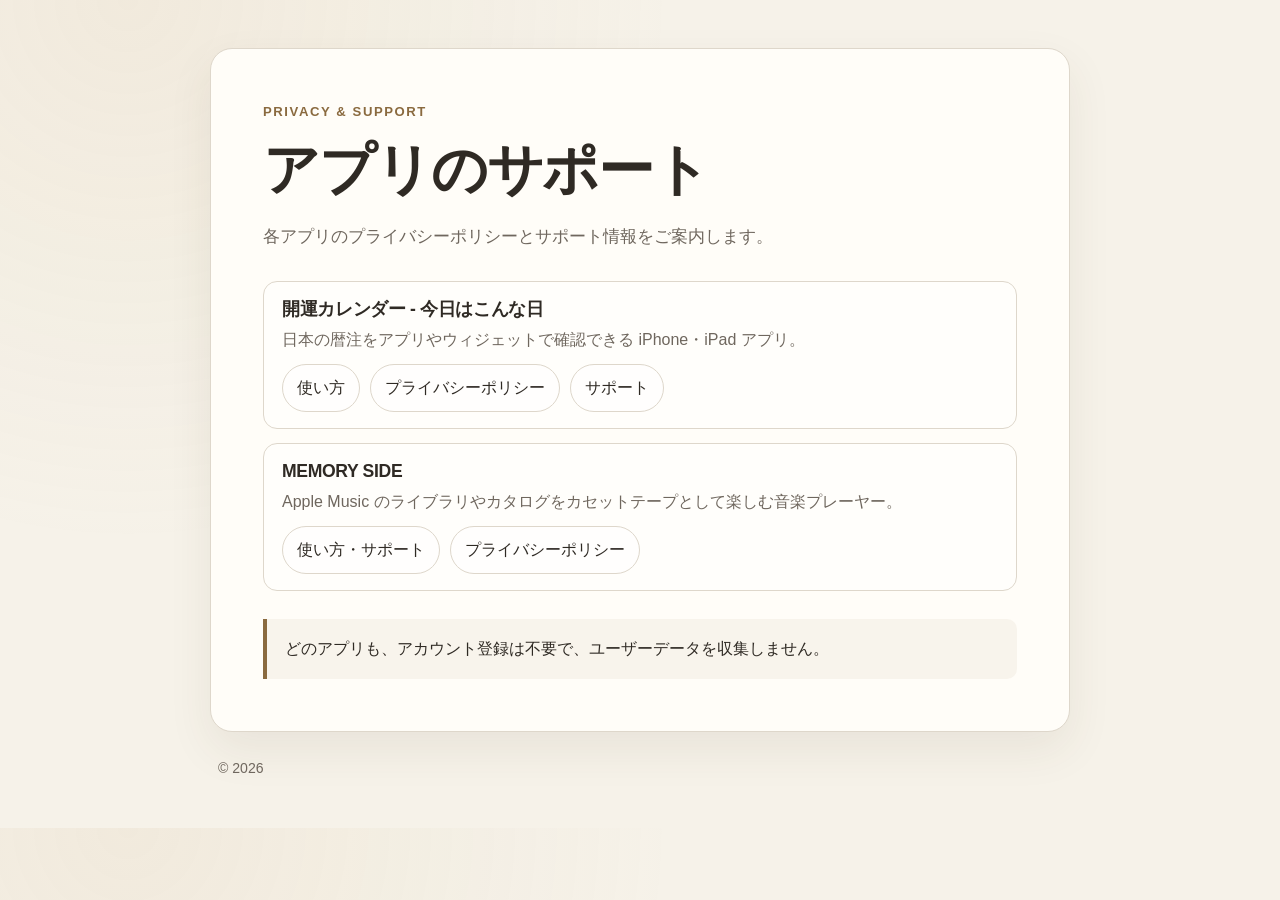
<file: index.html>
<!doctype html>
<html lang="ja">
<head>
  <meta charset="utf-8">
  <meta name="viewport" content="width=device-width, initial-scale=1">
  <title>アプリのサポート | Iris Noir Works</title>
  <meta name="description" content="開運カレンダー - 今日はこんな日・MEMORY SIDE の使い方、プライバシーポリシー、サポート情報">
  <link rel="stylesheet" href="styles.css">
</head>
<body>
  <main>
    <section class="card">
      <p class="eyebrow">Privacy &amp; Support</p>
      <h1>アプリのサポート</h1>
      <p class="lead">各アプリのプライバシーポリシーとサポート情報をご案内します。</p>

      <ul class="apps">
        <li>
          <h3>開運カレンダー - 今日はこんな日</h3>
          <p>日本の暦注をアプリやウィジェットで確認できる iPhone・iPad アプリ。</p>
          <nav>
            <a href="konnahi/">使い方</a>
            <a href="privacy.html#konnahi">プライバシーポリシー</a>
            <a href="support.html#konnahi">サポート</a>
          </nav>
        </li>
        <li>
          <h3>MEMORY SIDE</h3>
          <p>Apple Music のライブラリやカタログをカセットテープとして楽しむ音楽プレーヤー。</p>
          <nav>
            <a href="memory-side/">使い方・サポート</a>
            <a href="memory-side/privacy.html">プライバシーポリシー</a>
          </nav>
        </li>
      </ul>

      <div class="note">どのアプリも、アカウント登録は不要で、ユーザーデータを収集しません。</div>
    </section>
  </main>
  <footer>© 2026</footer>
</body>
</html>
</file>
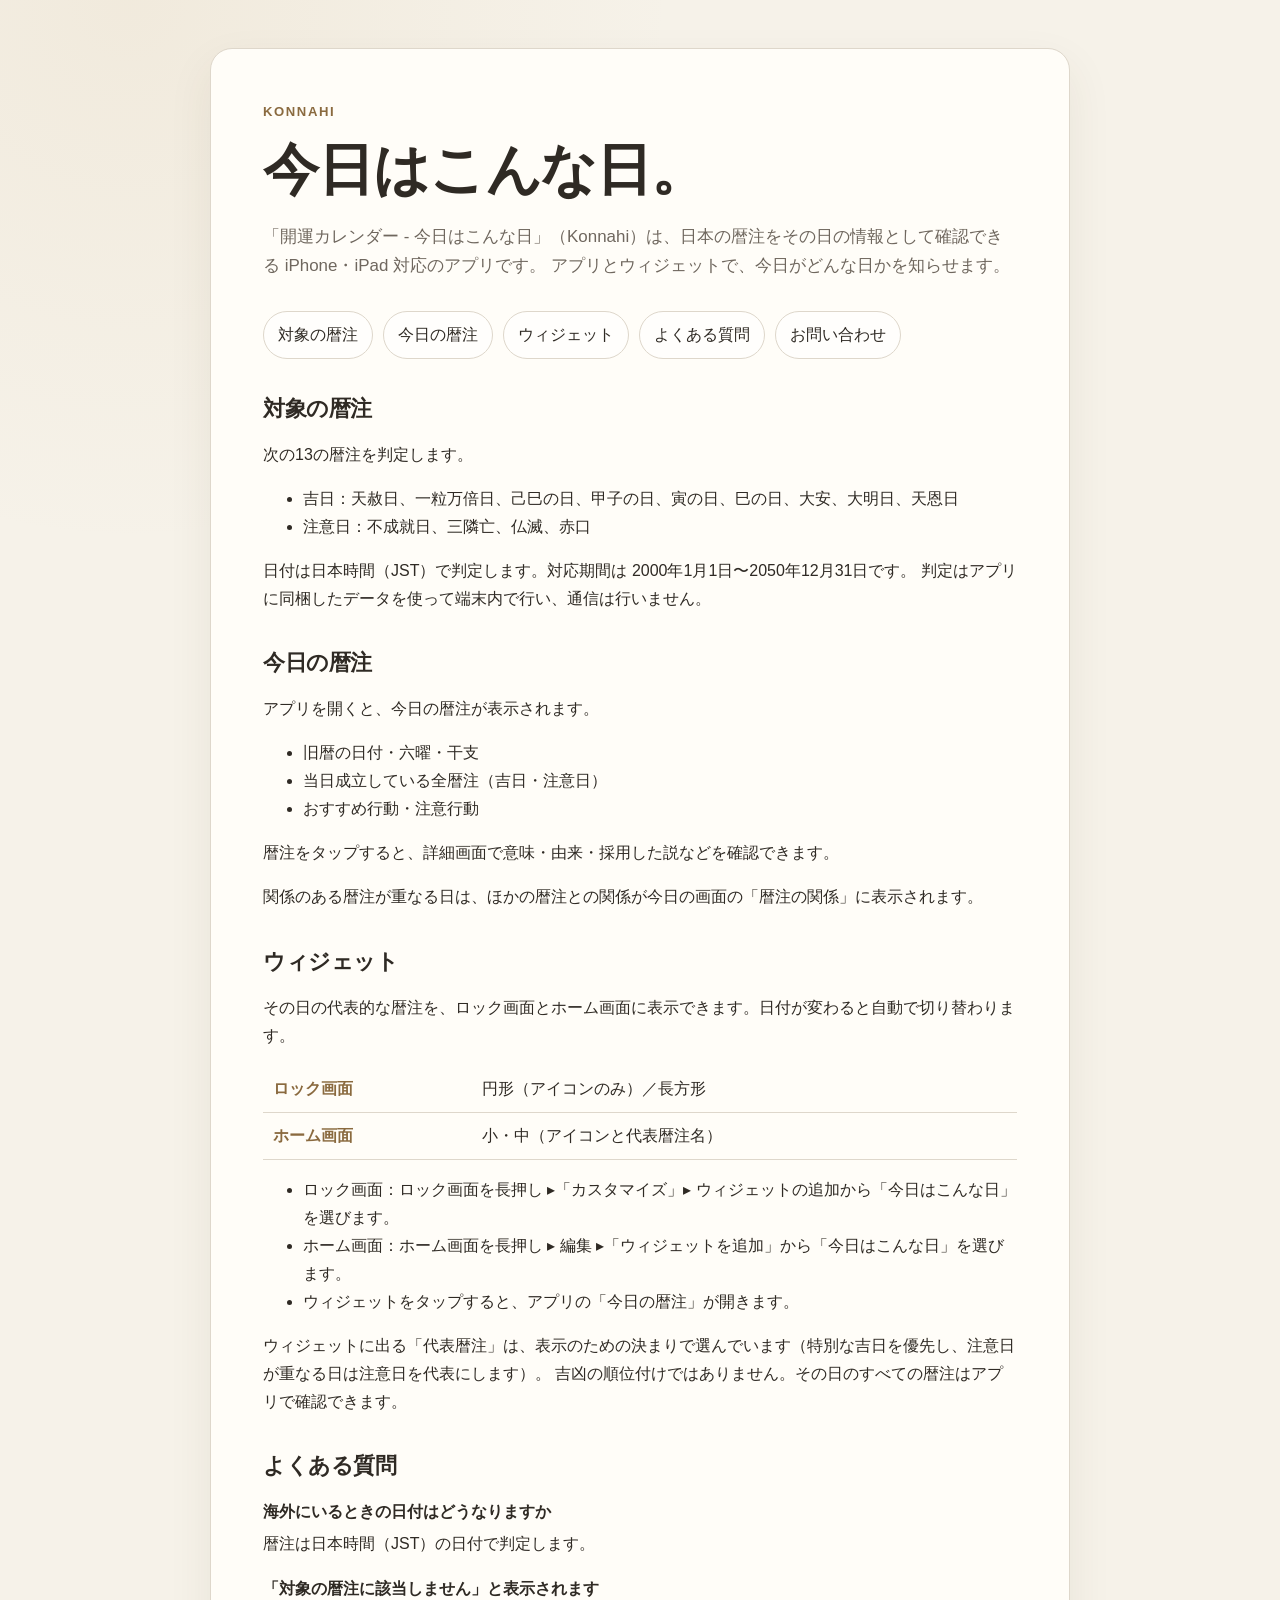
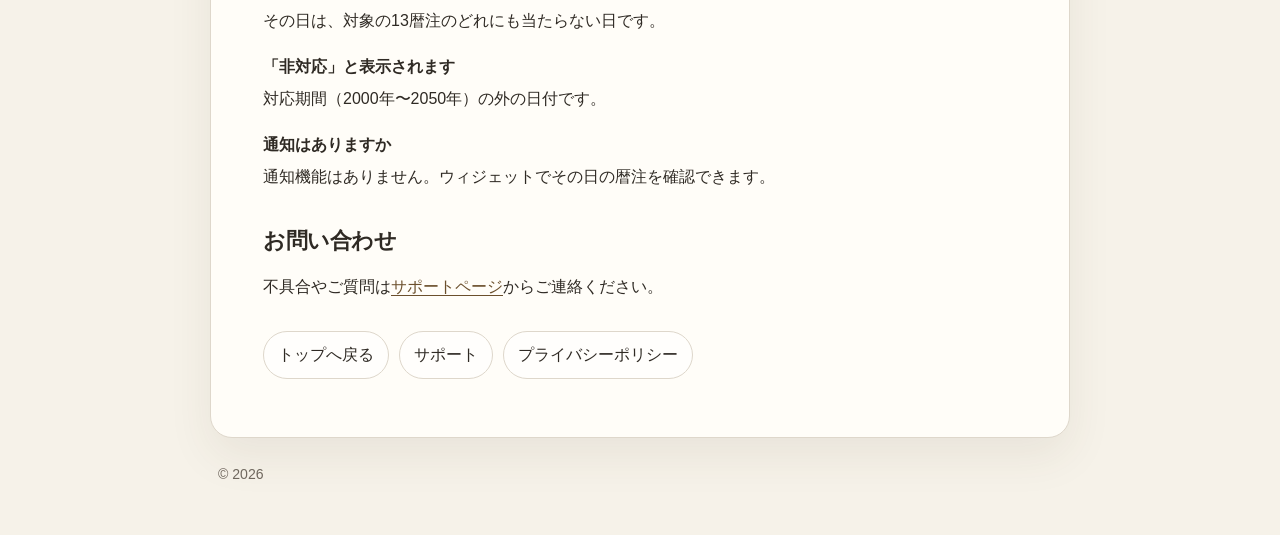
<file: konnahi/index.html>
<!doctype html>
<html lang="ja">
<head>
  <meta charset="utf-8">
  <meta name="viewport" content="width=device-width, initial-scale=1">
  <title>開運カレンダー - 今日はこんな日（Konnahi）— 使い方とサポート</title>
  <meta name="description" content="開運カレンダー - 今日はこんな日（Konnahi）の使い方、よくある質問、お問い合わせ">
  <link rel="stylesheet" href="../styles.css">
</head>
<body>
  <main>
    <article class="card">
      <p class="eyebrow">Konnahi</p>
      <h1>今日はこんな日。</h1>
      <p class="lead">
        「開運カレンダー - 今日はこんな日」（Konnahi）は、日本の暦注をその日の情報として確認できる iPhone・iPad 対応のアプリです。
        アプリとウィジェットで、今日がどんな日かを知らせます。
      </p>

      <nav>
        <a href="#about">対象の暦注</a>
        <a href="#today">今日の暦注</a>
        <a href="#widget">ウィジェット</a>
        <a href="#faq">よくある質問</a>
        <a href="#contact">お問い合わせ</a>
      </nav>

      <h2 id="about">対象の暦注</h2>
      <p>次の13の暦注を判定します。</p>
      <ul>
        <li>吉日：天赦日、一粒万倍日、己巳の日、甲子の日、寅の日、巳の日、大安、大明日、天恩日</li>
        <li>注意日：不成就日、三隣亡、仏滅、赤口</li>
      </ul>
      <p>
        日付は日本時間（JST）で判定します。対応期間は 2000年1月1日〜2050年12月31日です。
        判定はアプリに同梱したデータを使って端末内で行い、通信は行いません。
      </p>

      <h2 id="today">今日の暦注</h2>
      <p>アプリを開くと、今日の暦注が表示されます。</p>
      <ul>
        <li>旧暦の日付・六曜・干支</li>
        <li>当日成立している全暦注（吉日・注意日）</li>
        <li>おすすめ行動・注意行動</li>
      </ul>
      <p>暦注をタップすると、詳細画面で意味・由来・採用した説などを確認できます。</p>
      <p>関係のある暦注が重なる日は、ほかの暦注との関係が今日の画面の「暦注の関係」に表示されます。</p>

      <h2 id="widget">ウィジェット</h2>
      <p>その日の代表的な暦注を、ロック画面とホーム画面に表示できます。日付が変わると自動で切り替わります。</p>
      <table class="keys">
        <tr><th>ロック画面</th><td>円形（アイコンのみ）／長方形</td></tr>
        <tr><th>ホーム画面</th><td>小・中（アイコンと代表暦注名）</td></tr>
      </table>
      <ul>
        <li>ロック画面：ロック画面を長押し ▸「カスタマイズ」▸ ウィジェットの追加から「今日はこんな日」を選びます。</li>
        <li>ホーム画面：ホーム画面を長押し ▸ 編集 ▸「ウィジェットを追加」から「今日はこんな日」を選びます。</li>
        <li>ウィジェットをタップすると、アプリの「今日の暦注」が開きます。</li>
      </ul>
      <p>
        ウィジェットに出る「代表暦注」は、表示のための決まりで選んでいます（特別な吉日を優先し、注意日が重なる日は注意日を代表にします）。
        吉凶の順位付けではありません。その日のすべての暦注はアプリで確認できます。
      </p>

      <h2 id="faq">よくある質問</h2>
      <dl class="faq">
        <dt>海外にいるときの日付はどうなりますか</dt>
        <dd>暦注は日本時間（JST）の日付で判定します。</dd>
        <dt>「対象の暦注に該当しません」と表示されます</dt>
        <dd>その日は、対象の13暦注のどれにも当たらない日です。</dd>
        <dt>「非対応」と表示されます</dt>
        <dd>対応期間（2000年〜2050年）の外の日付です。</dd>
        <dt>通知はありますか</dt>
        <dd>通知機能はありません。ウィジェットでその日の暦注を確認できます。</dd>
      </dl>

      <h2 id="contact">お問い合わせ</h2>
      <p>不具合やご質問は<a href="../support.html#konnahi">サポートページ</a>からご連絡ください。</p>

      <nav>
        <a href="../index.html">トップへ戻る</a>
        <a href="../support.html#konnahi">サポート</a>
        <a href="../privacy.html#konnahi">プライバシーポリシー</a>
      </nav>
    </article>
  </main>
  <footer>© 2026</footer>
</body>
</html>
</file>
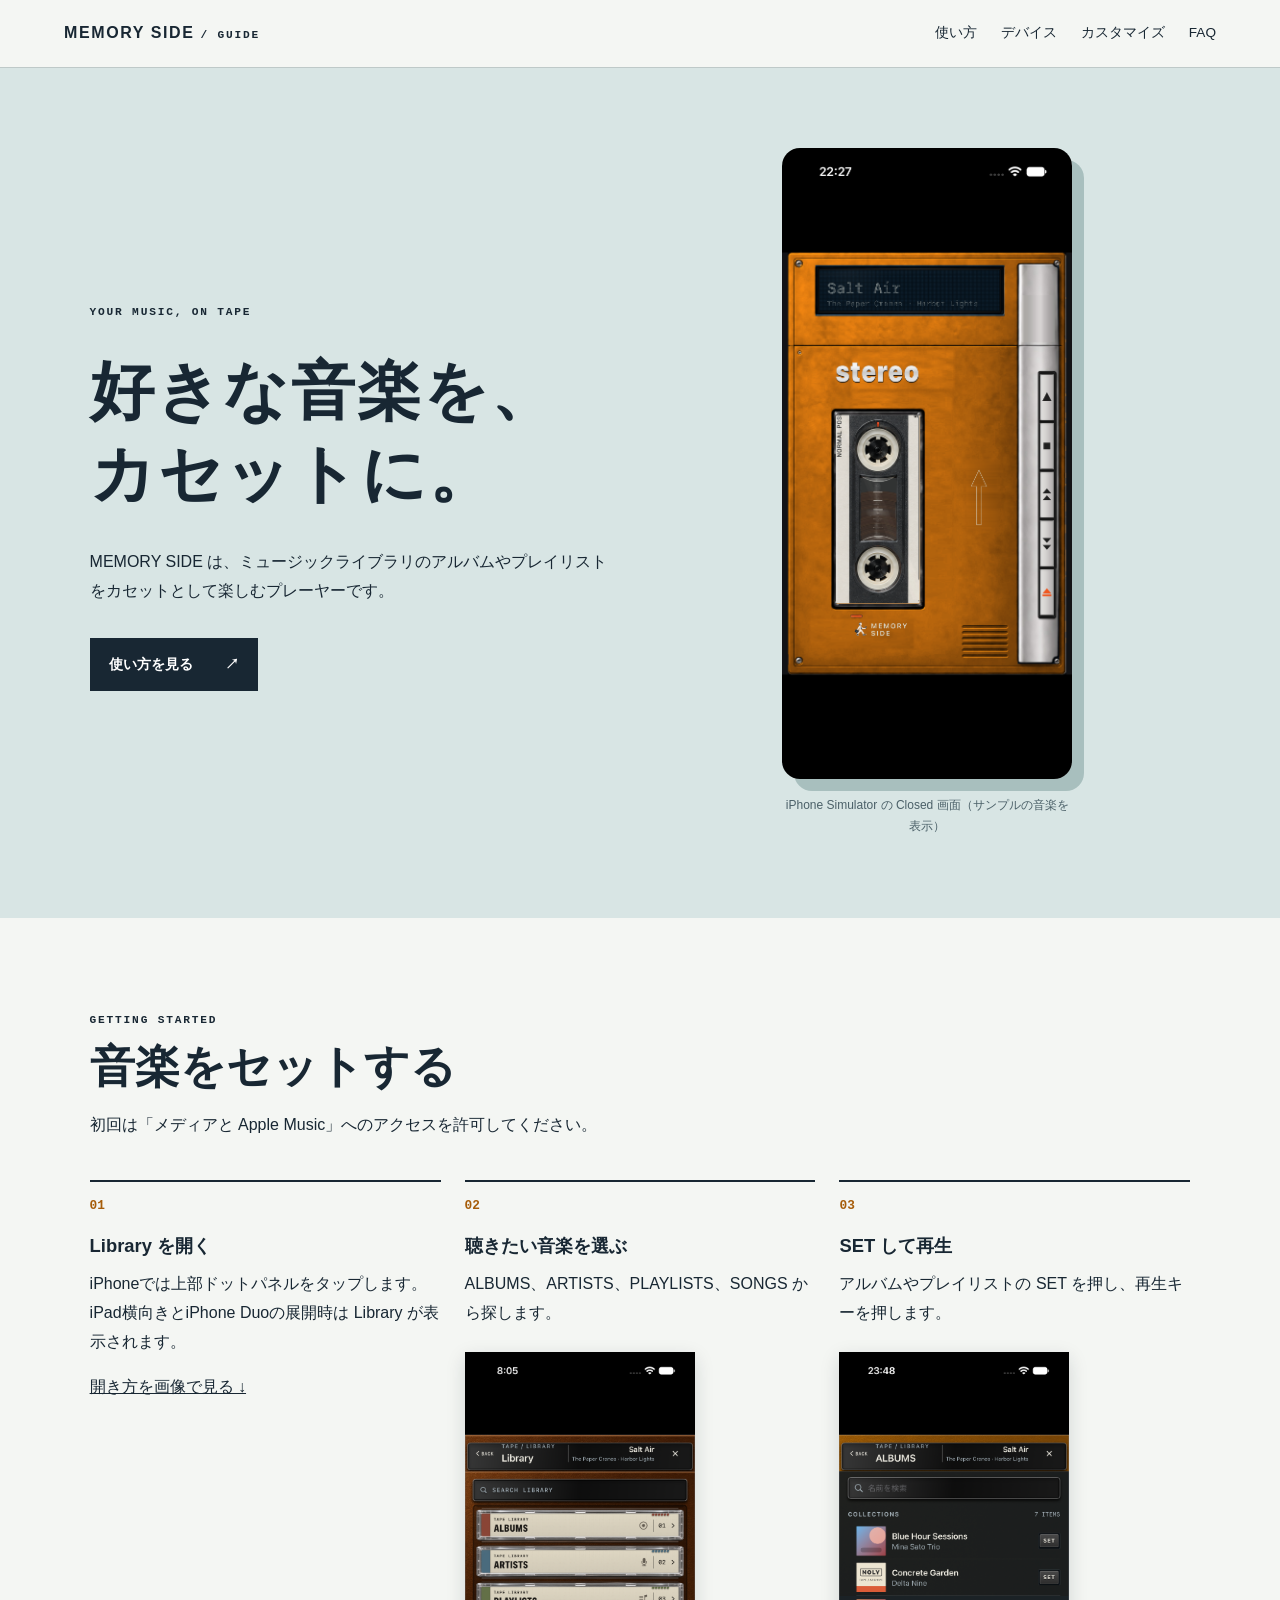
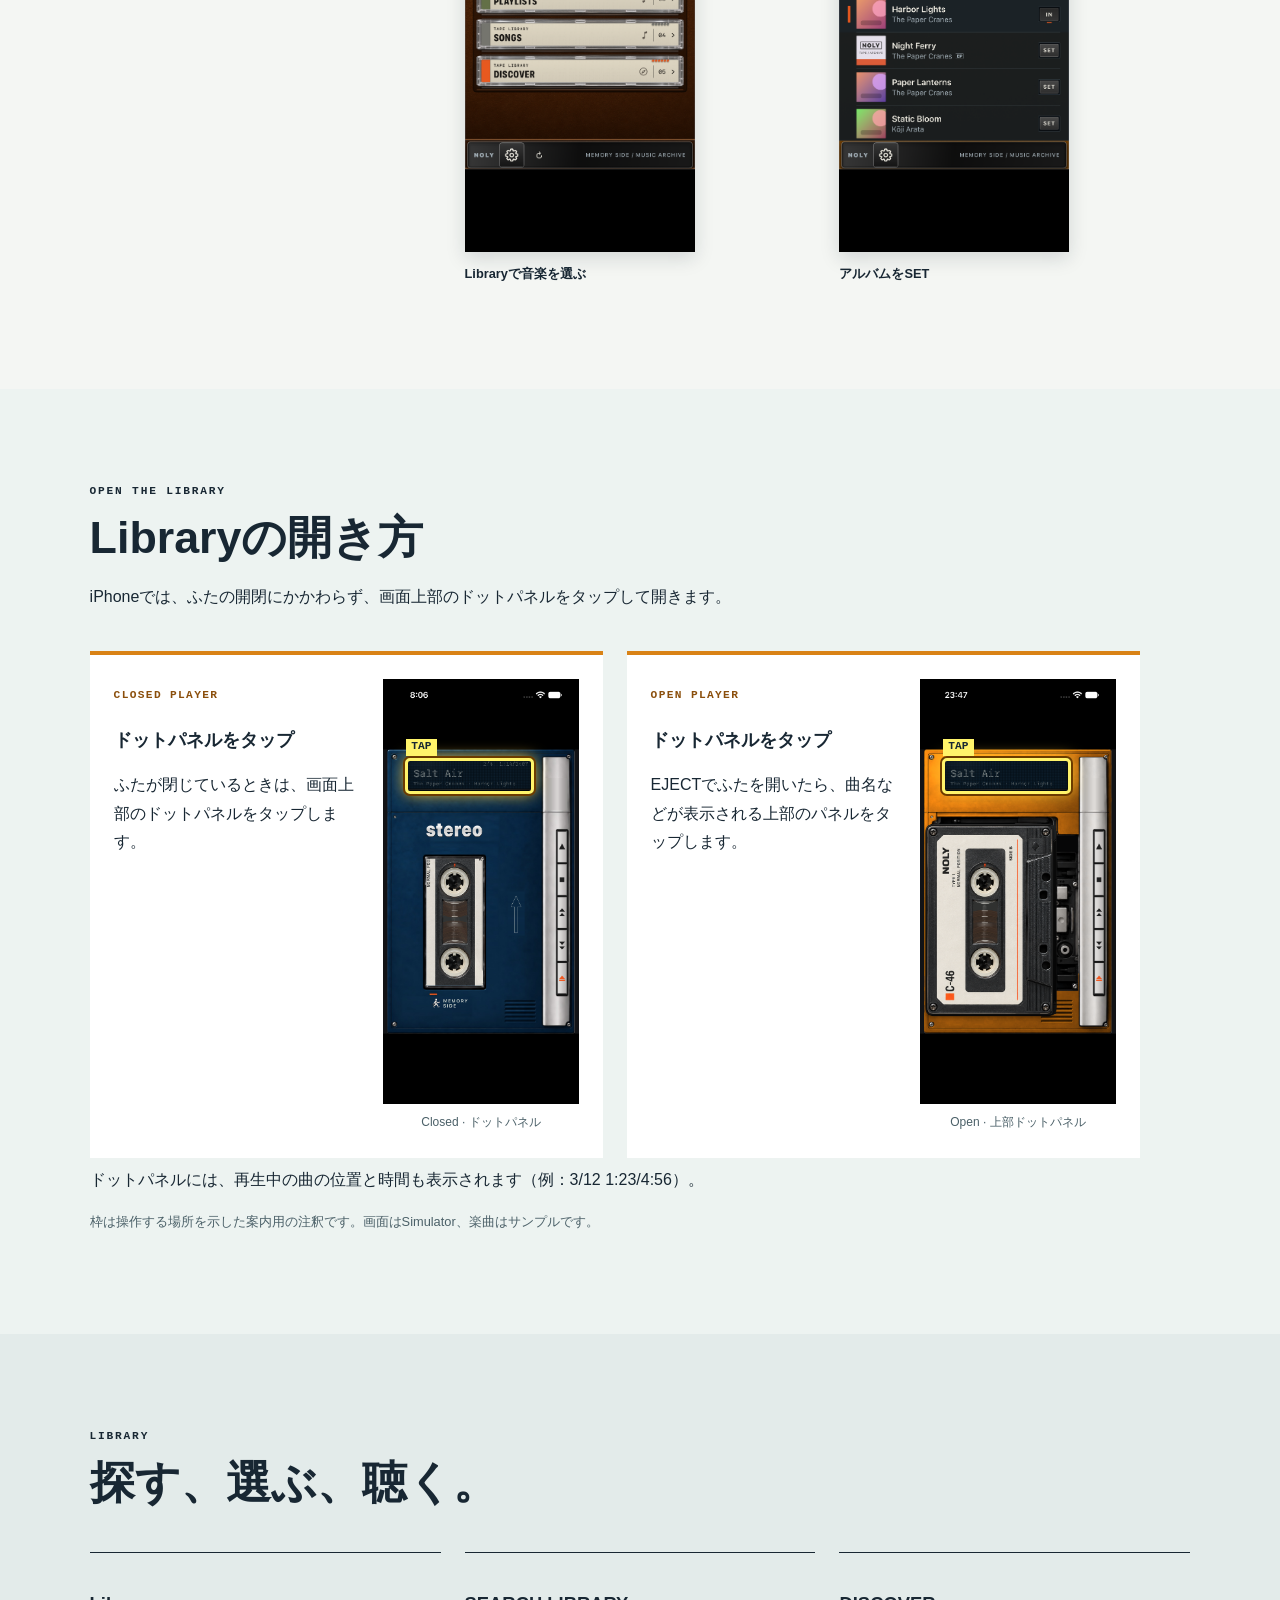
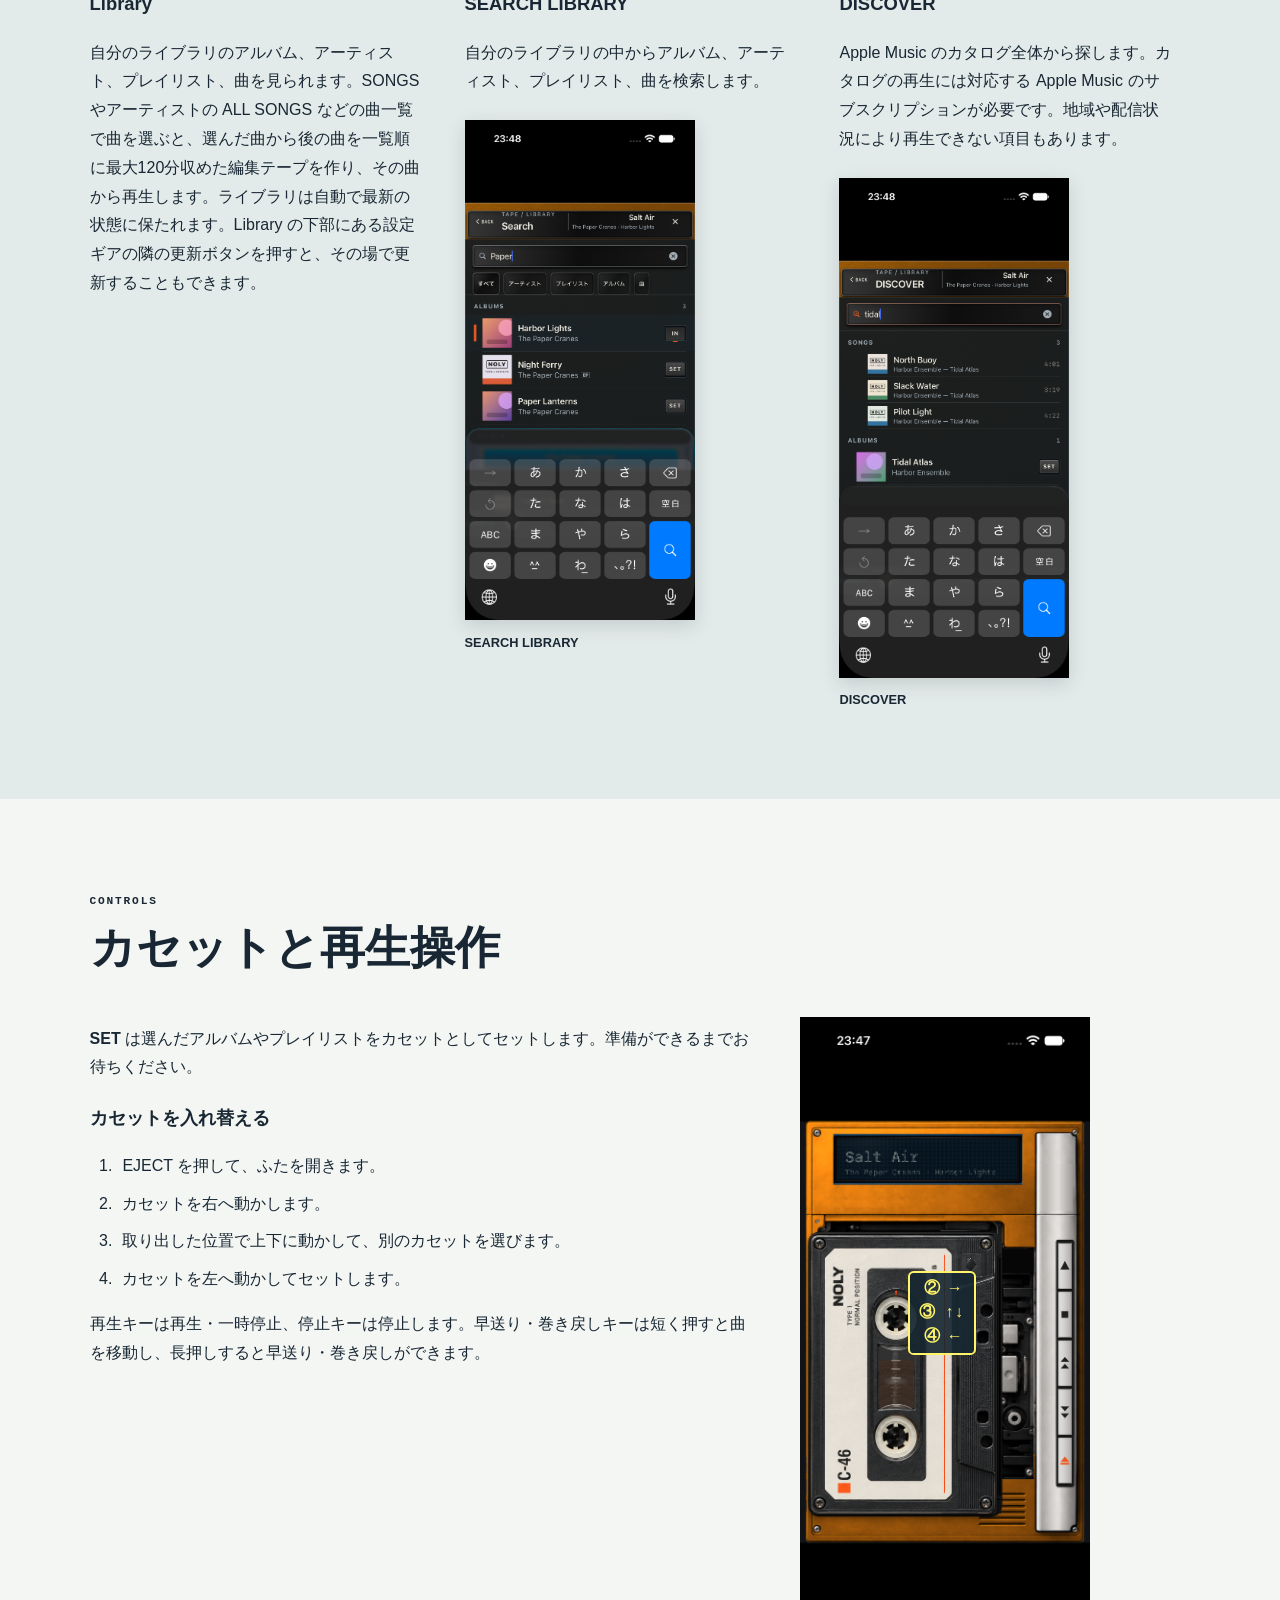
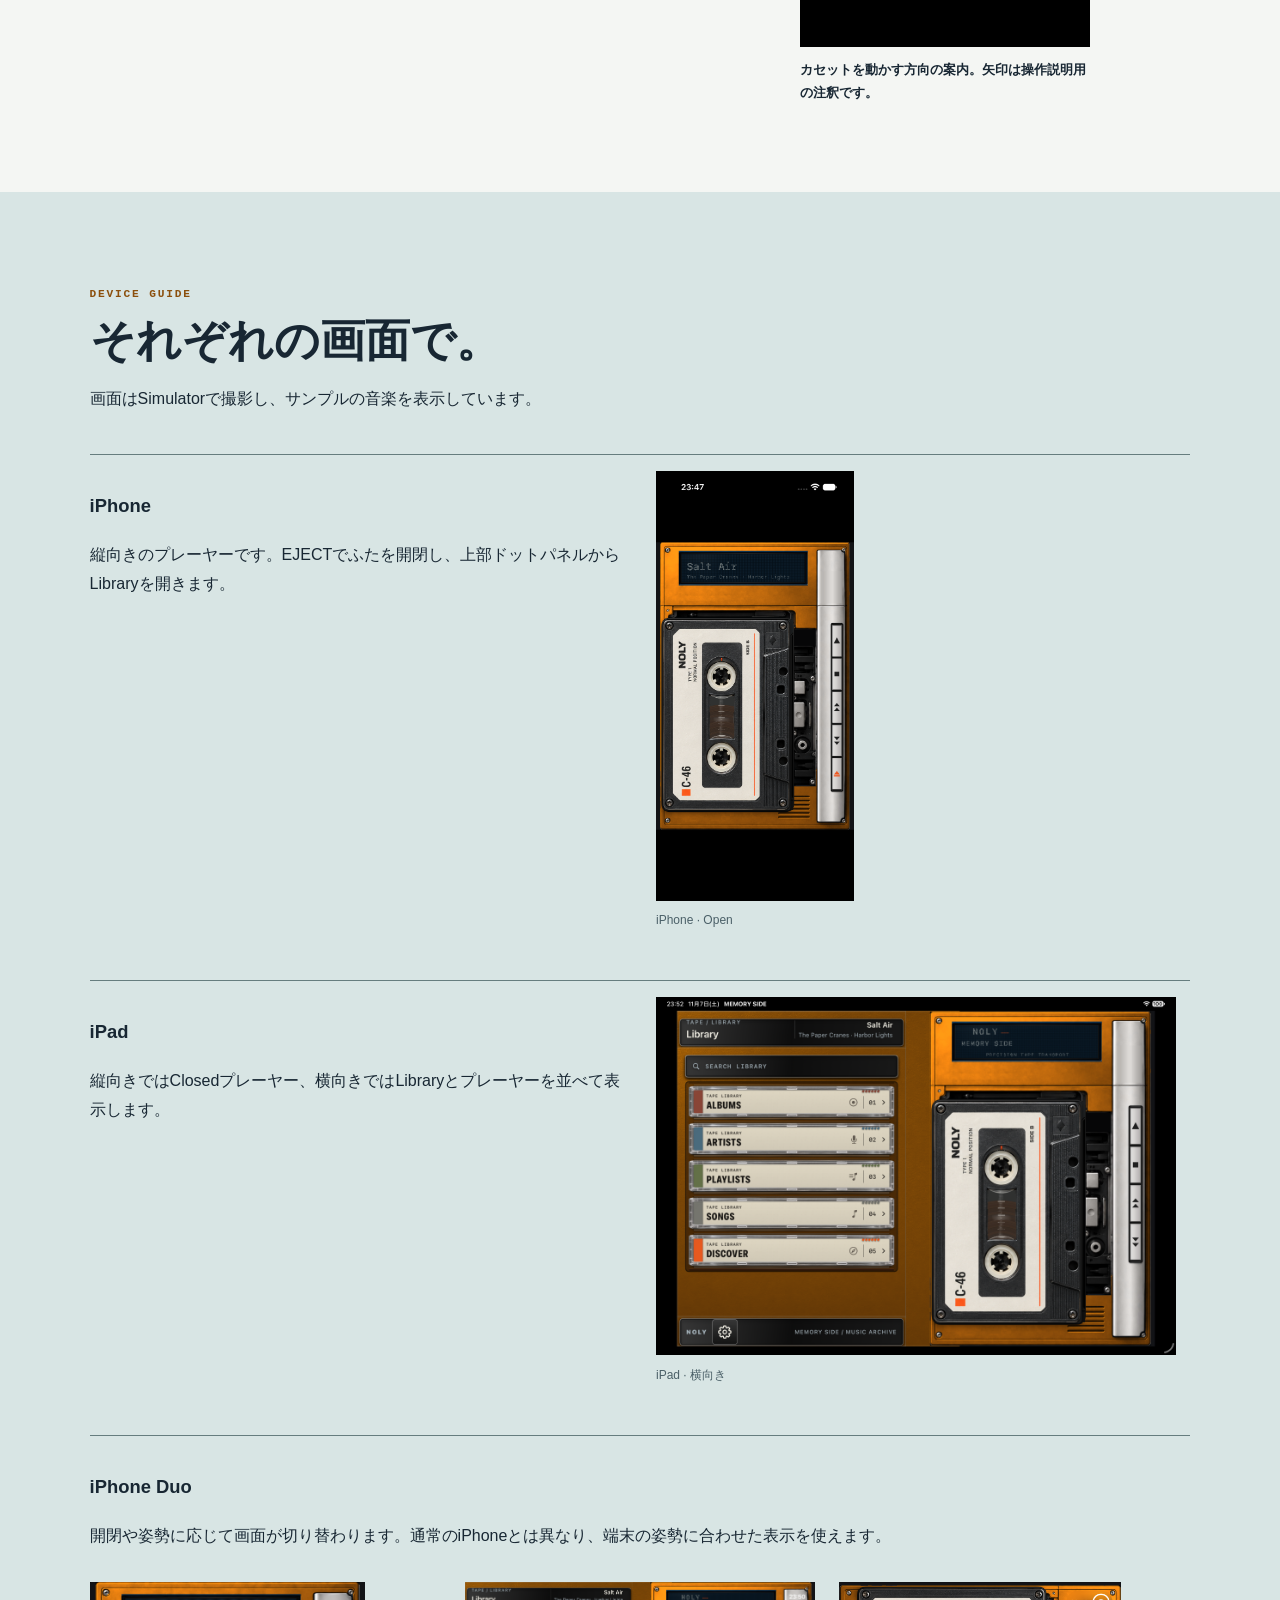
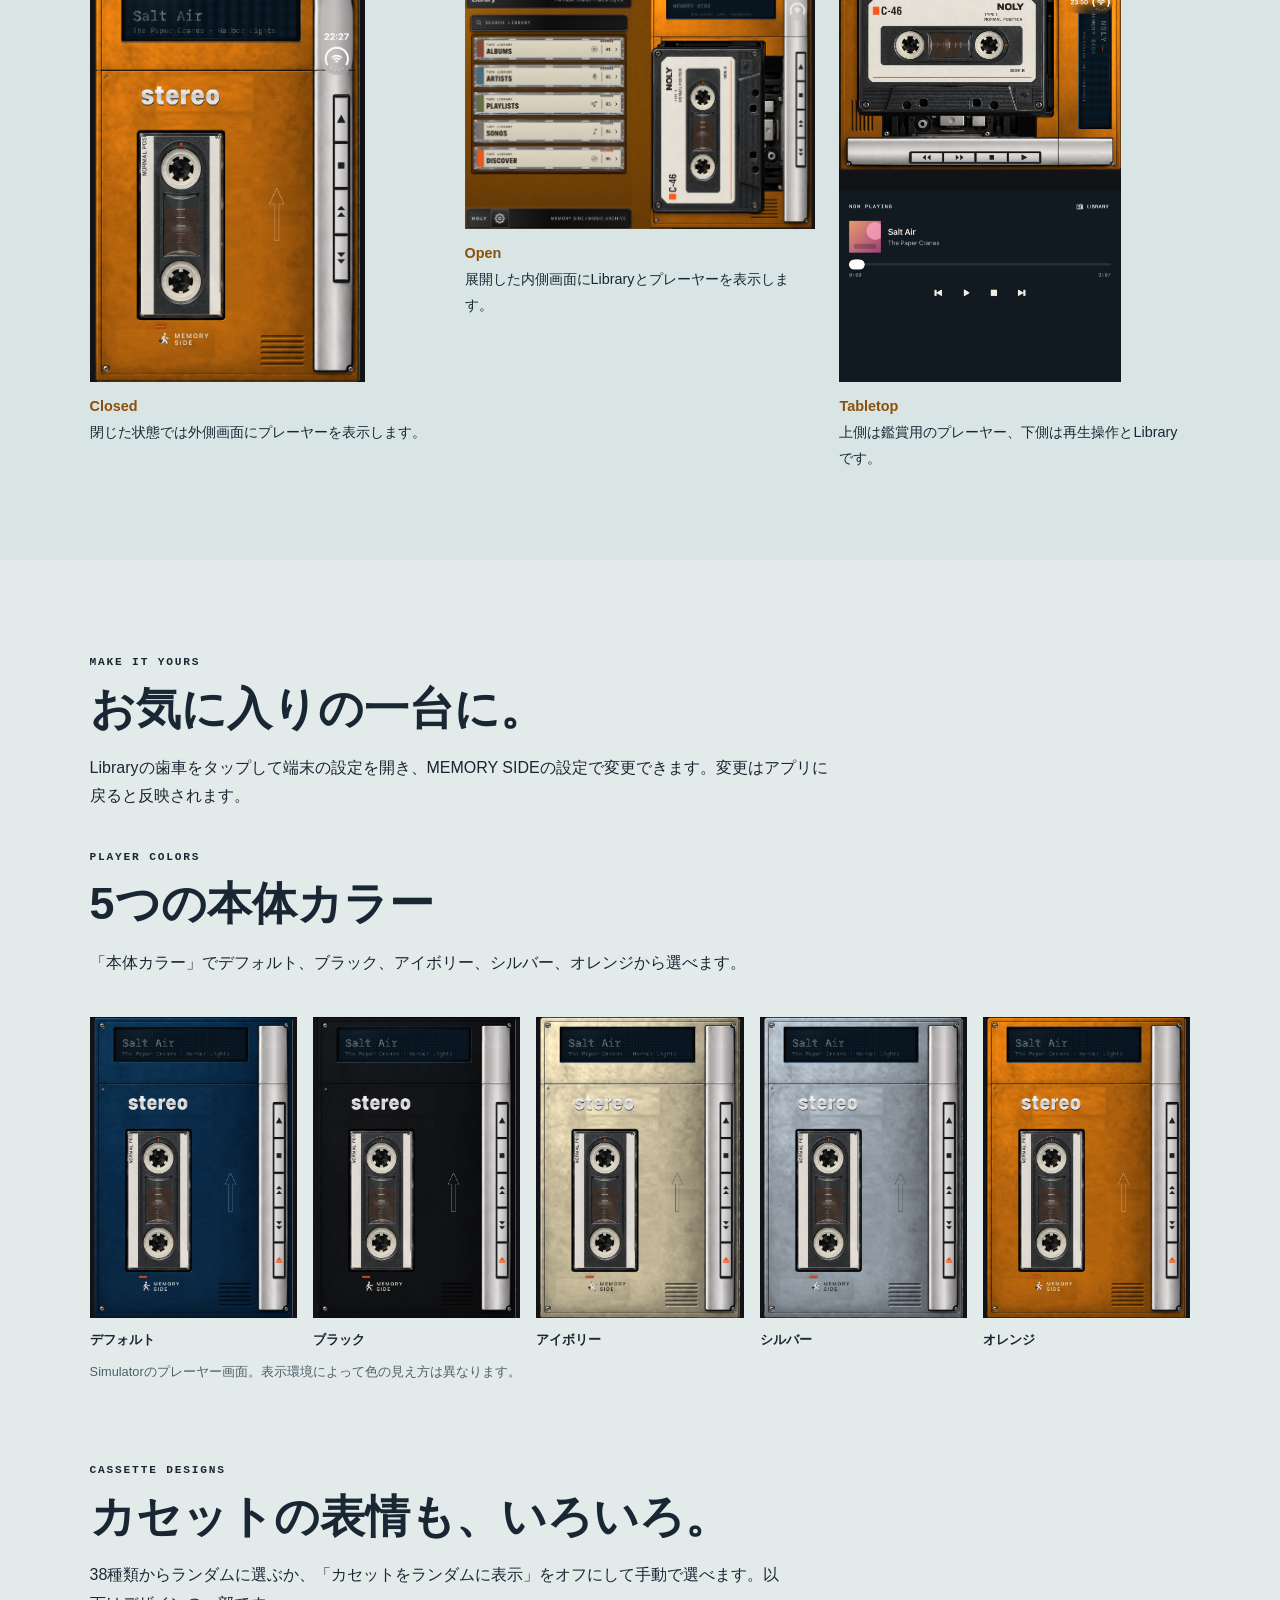
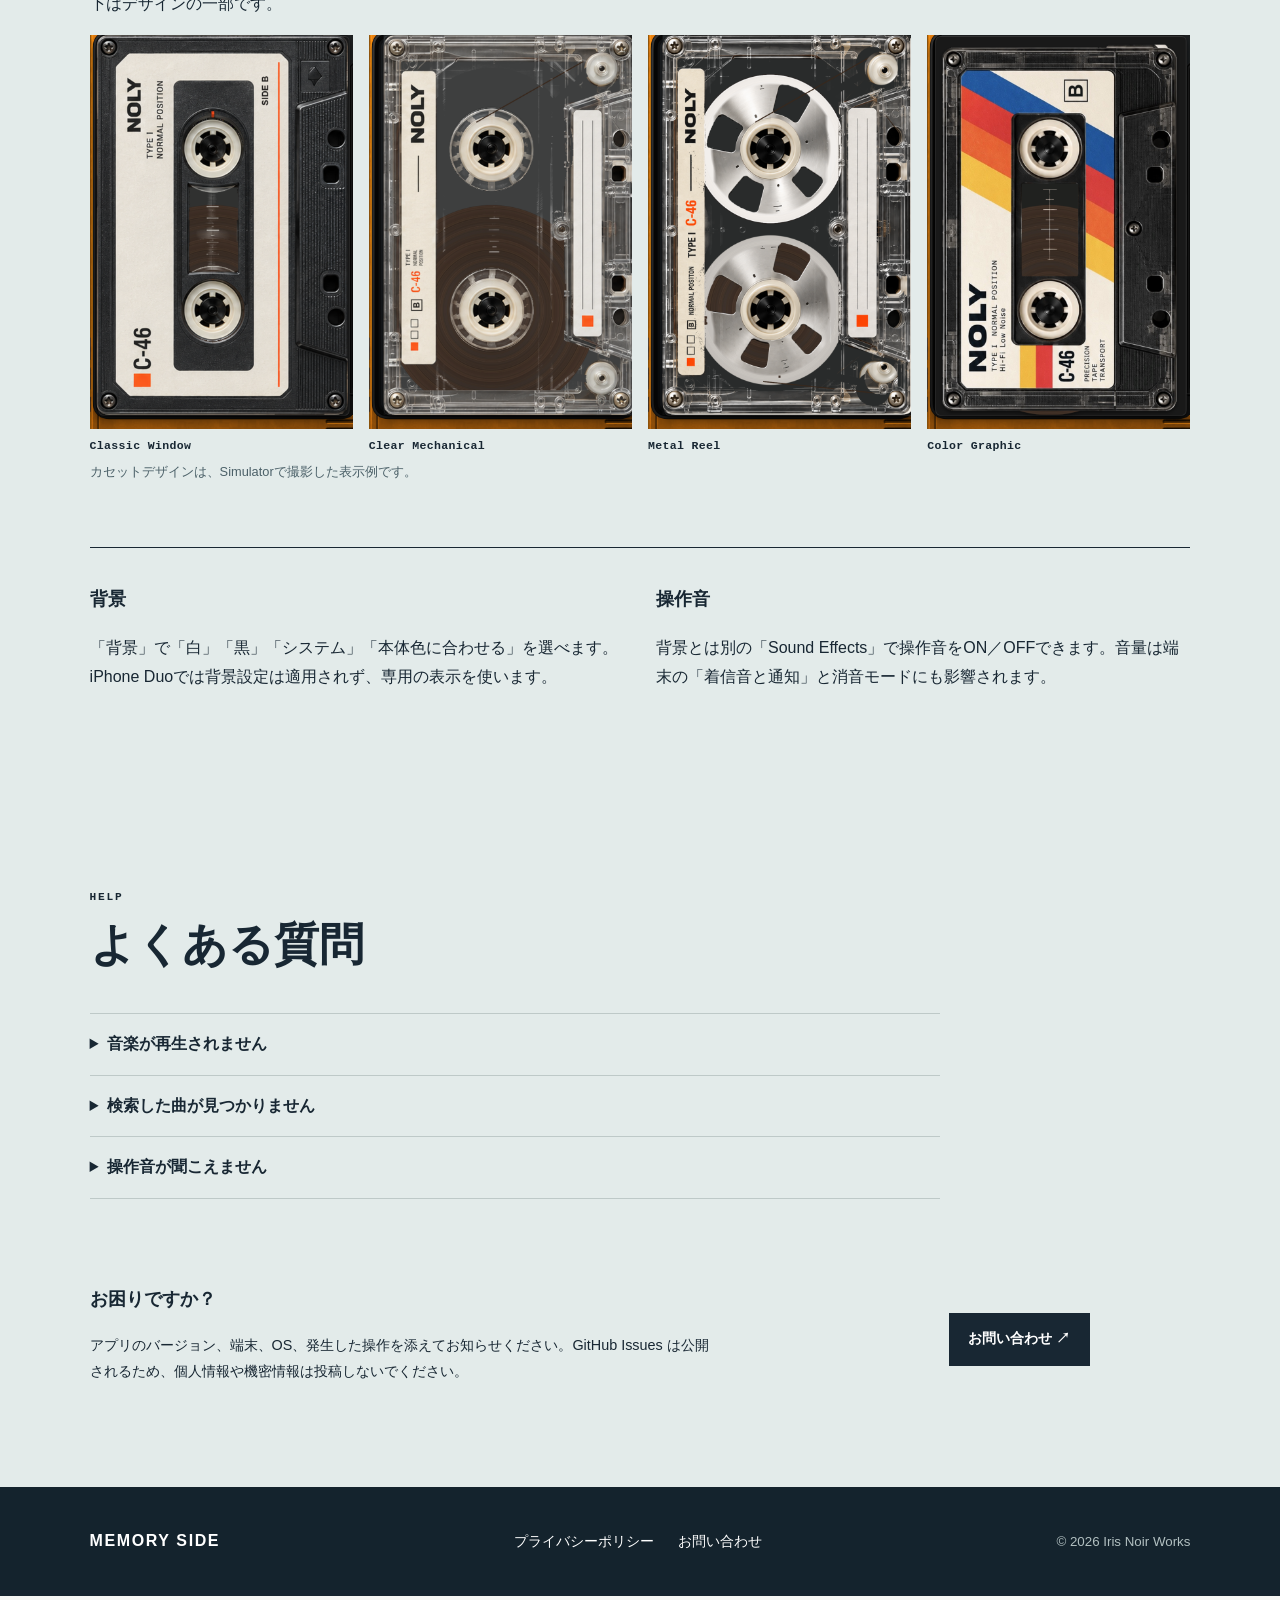
<file: memory-side/index.html>
<!doctype html>
<html lang="ja">
<head>
<meta charset="utf-8"><meta name="viewport" content="width=device-width, initial-scale=1">
<title>MEMORY SIDE — 使い方とサポート</title>
<meta name="description" content="MEMORY SIDE の使い方、カスタマイズ、サポート情報。">
<link rel="stylesheet" href="style.css">
</head>
<body>
<header class="mast"><a class="brand" href="./">MEMORY SIDE <span> / GUIDE</span></a><nav aria-label="ページ内メニュー"><a href="#start">使い方</a><a href="#devices">デバイス</a><a href="#customize">カスタマイズ</a><a href="#faq">FAQ</a></nav></header>
<main>
<section class="hero"><div><p class="eyebrow">YOUR MUSIC, ON TAPE</p><h1>好きな音楽を、<br>カセットに。</h1><p class="lead">MEMORY SIDE は、ミュージックライブラリのアルバムやプレイリストをカセットとして楽しむプレーヤーです。</p><a class="button" href="#start">使い方を見る <span aria-hidden="true">↗</span></a></div><figure class="hero-image"><img src="images/iphone-closed.png" alt="オレンジのプレーヤーを表示した iPhone の Closed 画面"><figcaption>iPhone Simulator の Closed 画面（サンプルの音楽を表示）</figcaption></figure></section>
<section id="start" class="section"><div class="section-head"><p class="eyebrow">GETTING STARTED</p><h2>音楽をセットする</h2><p>初回は「メディアと Apple Music」へのアクセスを許可してください。</p></div><ol class="steps"><li><b>Library を開く</b><p>iPhoneでは上部ドットパネルをタップします。iPad横向きとiPhone Duoの展開時は Library が表示されます。</p><a href="#library-guide-title">開き方を画像で見る ↓</a></li><li><b>聴きたい音楽を選ぶ</b><p>ALBUMS、ARTISTS、PLAYLISTS、SONGS から探します。</p><figure class="inline-shot"><img loading="lazy" src="images/iphone-library.png" alt="iPhoneのLibraryメニュー"><figcaption>Libraryで音楽を選ぶ</figcaption></figure></li><li><b>SET して再生</b><p>アルバムやプレイリストの SET を押し、再生キーを押します。</p><figure class="inline-shot"><img loading="lazy" src="images/iphone-set.png" alt="アルバム一覧のSETキー"><figcaption>アルバムをSET</figcaption></figure></li></ol></section>
<section class="section library-guide" aria-labelledby="library-guide-title">
<div class="section-head"><p class="eyebrow">OPEN THE LIBRARY</p><h2 id="library-guide-title">Libraryの開き方</h2><p>iPhoneでは、ふたの開閉にかかわらず、画面上部のドットパネルをタップして開きます。</p></div>
<div class="entry-guides">
<article class="entry-guide"><div><span class="guide-label">CLOSED PLAYER</span><h3>ドットパネルをタップ</h3><p>ふたが閉じているときは、画面上部のドットパネルをタップします。</p></div><figure><div class="annotated-shot"><img src="images/iphone-closed-library-guide.png" alt="iPhoneの閉じたプレーヤー。上部ドットパネルをタップしてLibraryを開きます。" loading="lazy"><span class="tap-highlight tap-display" aria-hidden="true"><span>TAP</span></span></div><figcaption>Closed · ドットパネル</figcaption></figure></article>
<article class="entry-guide"><div><span class="guide-label">OPEN PLAYER</span><h3>ドットパネルをタップ</h3><p>EJECTでふたを開いたら、曲名などが表示される上部のパネルをタップします。</p></div><figure><div class="annotated-shot"><img src="images/iphone-open.png" alt="iPhoneの開いたプレーヤー。上部ドットパネルをタップしてLibraryを開きます。" loading="lazy"><span class="tap-highlight tap-display" aria-hidden="true"><span>TAP</span></span></div><figcaption>Open · 上部ドットパネル</figcaption></figure></article>
</div><p>ドットパネルには、再生中の曲の位置と時間も表示されます（例：3/12 1:23/4:56）。</p><p class="image-note">枠は操作する場所を示した案内用の注釈です。画面はSimulator、楽曲はサンプルです。</p></section>
<section id="library" class="section tinted"><div class="section-head"><p class="eyebrow">LIBRARY</p><h2>探す、選ぶ、聴く。</h2></div><div class="cards"><article><h3>Library</h3><p>自分のライブラリのアルバム、アーティスト、プレイリスト、曲を見られます。SONGS やアーティストの ALL SONGS などの曲一覧で曲を選ぶと、選んだ曲から後の曲を一覧順に最大120分収めた編集テープを作り、その曲から再生します。ライブラリは自動で最新の状態に保たれます。Library の下部にある設定ギアの隣の更新ボタンを押すと、その場で更新することもできます。</p></article><article><h3>SEARCH LIBRARY</h3><p>自分のライブラリの中からアルバム、アーティスト、プレイリスト、曲を検索します。</p><figure class="inline-shot"><img loading="lazy" src="images/iphone-search.png" alt="SEARCH LIBRARYの検索結果"><figcaption>SEARCH LIBRARY</figcaption></figure></article><article><h3>DISCOVER</h3><p>Apple Music のカタログ全体から探します。カタログの再生には対応する Apple Music のサブスクリプションが必要です。地域や配信状況により再生できない項目もあります。</p><figure class="inline-shot"><img loading="lazy" src="images/iphone-discover.png" alt="DISCOVERの検索結果"><figcaption>DISCOVER</figcaption></figure></article></div></section>
<section id="controls" class="section"><div class="section-head"><p class="eyebrow">CONTROLS</p><h2>カセットと再生操作</h2></div><div class="control-guide"><div class="prose"><p><strong>SET</strong> は選んだアルバムやプレイリストをカセットとしてセットします。準備ができるまでお待ちください。</p><h3>カセットを入れ替える</h3><ol class="gesture-steps"><li>EJECT を押して、ふたを開きます。</li><li>カセットを右へ動かします。</li><li>取り出した位置で上下に動かして、別のカセットを選びます。</li><li>カセットを左へ動かしてセットします。</li></ol><p>再生キーは再生・一時停止、停止キーは停止します。早送り・巻き戻しキーは短く押すと曲を移動し、長押しすると早送り・巻き戻しができます。</p></div><figure class="gesture-figure"><div class="gesture-image"><img loading="lazy" src="images/iphone-open.png" alt="ふたを開いたiPhoneプレーヤー。中央のカセットを右に動かしてから上下で選び、左に動かしてセットします。"><span class="gesture-marker" aria-hidden="true">② →<br>③ ↑↓<br>④ ←</span></div><figcaption>カセットを動かす方向の案内。矢印は操作説明用の注釈です。</figcaption></figure></div></section>
<section id="devices" class="section dark"><div class="section-head"><p class="eyebrow">DEVICE GUIDE</p><h2>それぞれの画面で。</h2><p id="screens-heading">画面はSimulatorで撮影し、サンプルの音楽を表示しています。</p></div><div class="device-list"><article class="device-row"><div><h3>iPhone</h3><p>縦向きのプレーヤーです。EJECTでふたを開閉し、上部ドットパネルからLibraryを開きます。</p></div><figure class="device-shot"><img loading="lazy" src="images/iphone-open.png" alt="iPhoneの開いたプレーヤー"><figcaption>iPhone · Open</figcaption></figure></article><article class="device-row"><div><h3>iPad</h3><p>縦向きではClosedプレーヤー、横向きではLibraryとプレーヤーを並べて表示します。</p></div><figure class="device-shot"><img loading="lazy" src="images/ipad-landscape.png" alt="横向きのiPadに表示されたLibraryとプレーヤー"><figcaption>iPad · 横向き</figcaption></figure></article><article class="duo-guide"><h3>iPhone Duo</h3><p>開閉や姿勢に応じて画面が切り替わります。通常のiPhoneとは異なり、端末の姿勢に合わせた表示を使えます。</p><div class="duo-states"><figure><img loading="lazy" src="images/duo-closed.png" alt="iPhone Duoの外側画面に表示されたプレーヤー"><figcaption><strong>Closed</strong><br>閉じた状態では外側画面にプレーヤーを表示します。</figcaption></figure><figure><img loading="lazy" src="images/duo-open.png" alt="展開したiPhone DuoのLibraryとプレーヤー"><figcaption><strong>Open</strong><br>展開した内側画面にLibraryとプレーヤーを表示します。</figcaption></figure><figure><img loading="lazy" src="images/duo-tabletop.png" alt="iPhone DuoのTabletop画面。上側にプレーヤー、下側に再生操作とLibrary"><figcaption><strong>Tabletop</strong><br>上側は鑑賞用のプレーヤー、下側は再生操作とLibraryです。</figcaption></figure></div></article></div></section>
<section id="customize" class="section appearance-gallery"><div class="section-head"><p class="eyebrow">MAKE IT YOURS</p><h2>お気に入りの一台に。</h2><p>Libraryの歯車をタップして端末の設定を開き、MEMORY SIDEの設定で変更できます。変更はアプリに戻ると反映されます。</p></div><div class="section-head"><p class="eyebrow">PLAYER COLORS</p><h2 id="palette-title">5つの本体カラー</h2><p>「本体カラー」でデフォルト、ブラック、アイボリー、シルバー、オレンジから選べます。</p></div><div class="palette-grid">
<figure><div class="palette-frame"><img loading="lazy" src="images/body-default.png" alt="デフォルトのプレーヤー"></div><figcaption>デフォルト</figcaption></figure>
<figure><div class="palette-frame"><img loading="lazy" src="images/body-black.png" alt="ブラックのプレーヤー"></div><figcaption>ブラック</figcaption></figure>
<figure><div class="palette-frame"><img loading="lazy" src="images/body-ivory.png" alt="アイボリーのプレーヤー"></div><figcaption>アイボリー</figcaption></figure>
<figure><div class="palette-frame"><img loading="lazy" src="images/body-silver.png" alt="シルバーのプレーヤー"></div><figcaption>シルバー</figcaption></figure>
<figure><div class="palette-frame"><img loading="lazy" src="images/body-orange.png" alt="オレンジのプレーヤー"></div><figcaption>オレンジ</figcaption></figure>
</div><p class="image-note">Simulatorのプレーヤー画面。表示環境によって色の見え方は異なります。</p>
<div class="tape-heading"><p class="eyebrow">CASSETTE DESIGNS</p><h2>カセットの表情も、いろいろ。</h2><p>38種類からランダムに選ぶか、「カセットをランダムに表示」をオフにして手動で選べます。以下はデザインの一部です。</p></div><div class="tape-grid">
<figure><div class="tape-frame"><img loading="lazy" src="images/tape-classic.png" alt="Classic Windowのカセット"></div><figcaption>Classic Window</figcaption></figure>
<figure><div class="tape-frame"><img loading="lazy" src="images/tape-clear.png" alt="Clear Mechanicalの透明なカセット"></div><figcaption>Clear Mechanical</figcaption></figure>
<figure><div class="tape-frame"><img loading="lazy" src="images/tape-metal.png" alt="Metal Reelのカセット"></div><figcaption>Metal Reel</figcaption></figure>
<figure><div class="tape-frame"><img loading="lazy" src="images/tape-graphic.png" alt="Color Graphicのカセット"></div><figcaption>Color Graphic</figcaption></figure>
</div><p class="image-note">カセットデザインは、Simulatorで撮影した表示例です。</p><div class="settings-grid"><article><h3>背景</h3><p>「背景」で「白」「黒」「システム」「本体色に合わせる」を選べます。iPhone Duoでは背景設定は適用されず、専用の表示を使います。</p></article><article><h3>操作音</h3><p>背景とは別の「Sound Effects」で操作音をON／OFFできます。音量は端末の「着信音と通知」と消音モードにも影響されます。</p></article></div></section>
<section id="faq" class="section tinted"><div class="section-head"><p class="eyebrow">HELP</p><h2>よくある質問</h2></div><div class="faq"><details><summary>音楽が再生されません</summary><p>アクセス許可、通信状態、Apple Music での再生可否を確認してください。カタログの再生には対応するサブスクリプションが必要です。</p></details><details><summary>検索した曲が見つかりません</summary><p>SEARCH LIBRARY は自分のライブラリを検索します。Apple Music 全体から探すには DISCOVER を使ってください。</p></details><details><summary>操作音が聞こえません</summary><p>アプリの Sound Effects 設定と、端末の「着信音と通知」の音量、消音モードを確認してください。</p></details></div><div class="support"><div><h3>お困りですか？</h3><p>アプリのバージョン、端末、OS、発生した操作を添えてお知らせください。GitHub Issues は公開されるため、個人情報や機密情報は投稿しないでください。</p></div><a class="button" href="https://github.com/iris-noir-works/iris-noir-works.github.io/issues">お問い合わせ ↗</a></div></section>
</main><footer><span>MEMORY SIDE</span><nav aria-label="フッター"><a href="privacy.html">プライバシーポリシー</a><a href="https://github.com/iris-noir-works/iris-noir-works.github.io/issues">お問い合わせ</a></nav><small>© 2026 Iris Noir Works</small></footer>
</body></html>
</file>
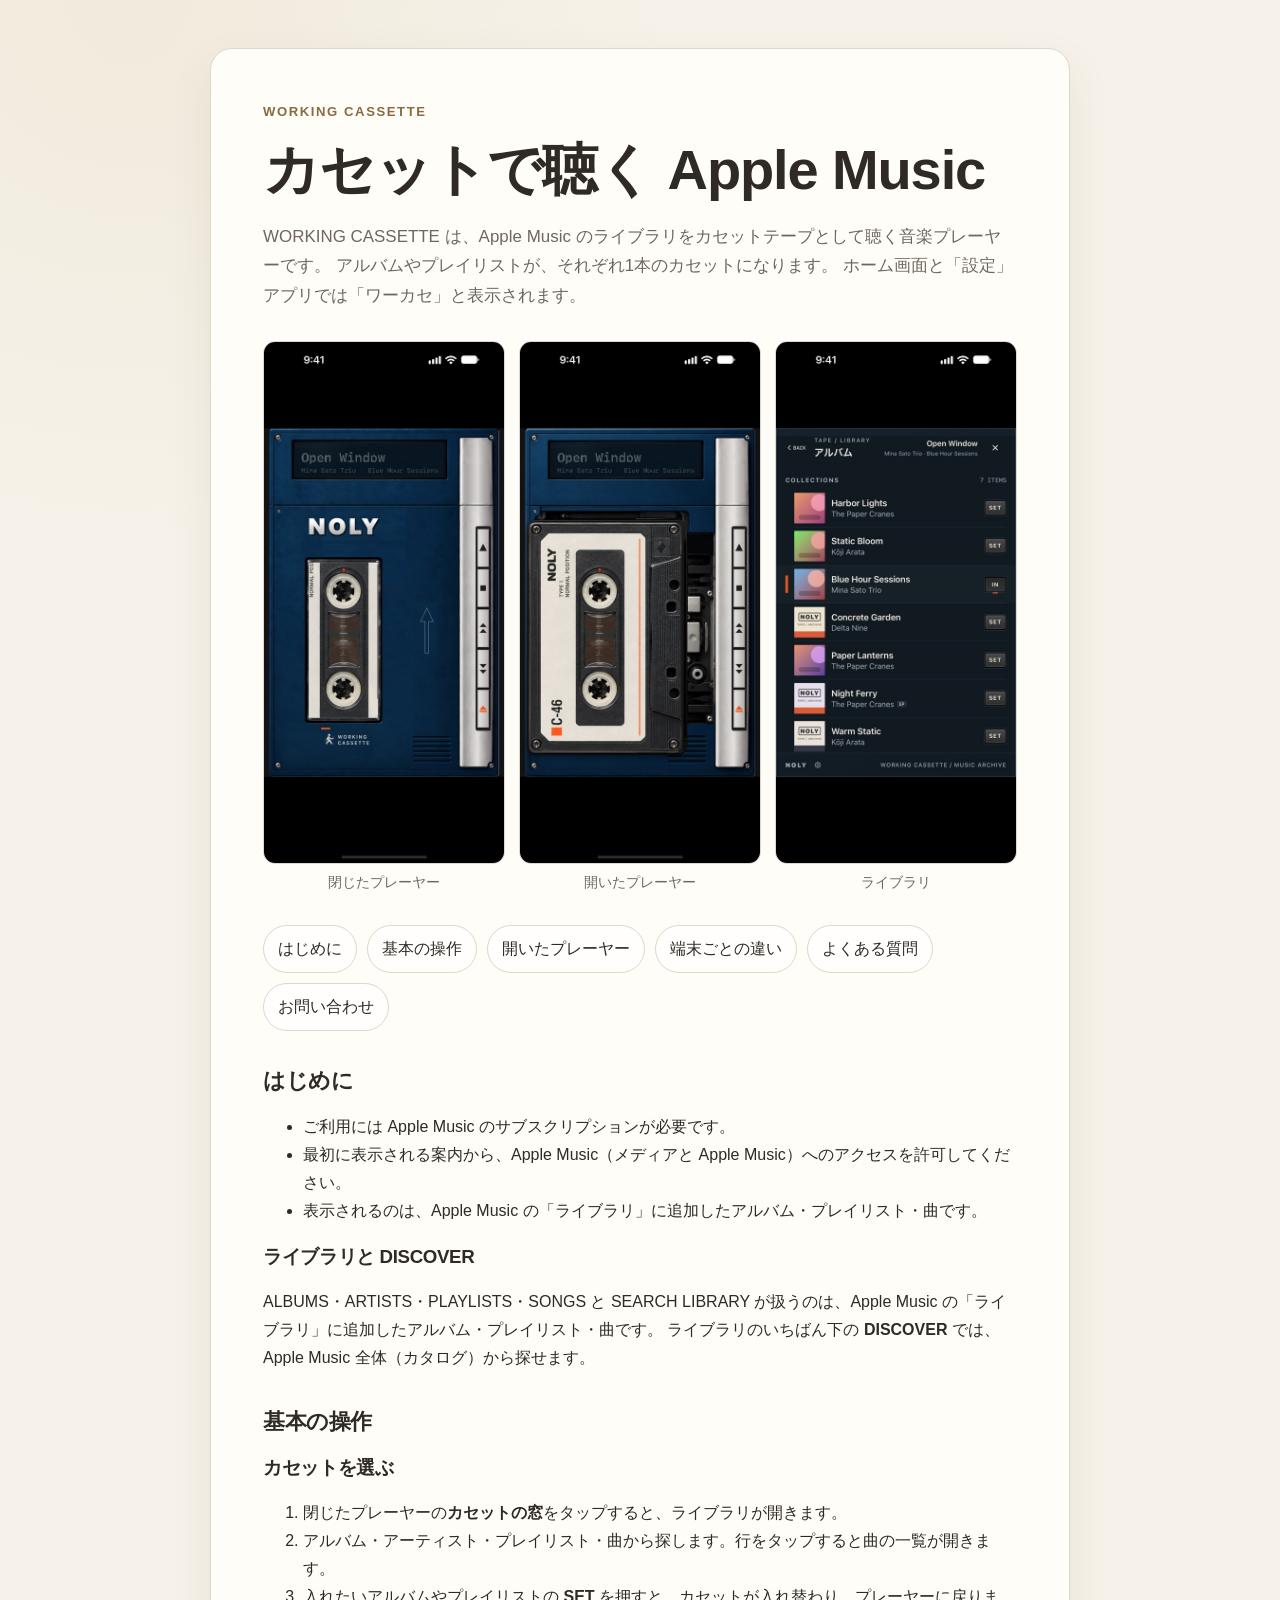
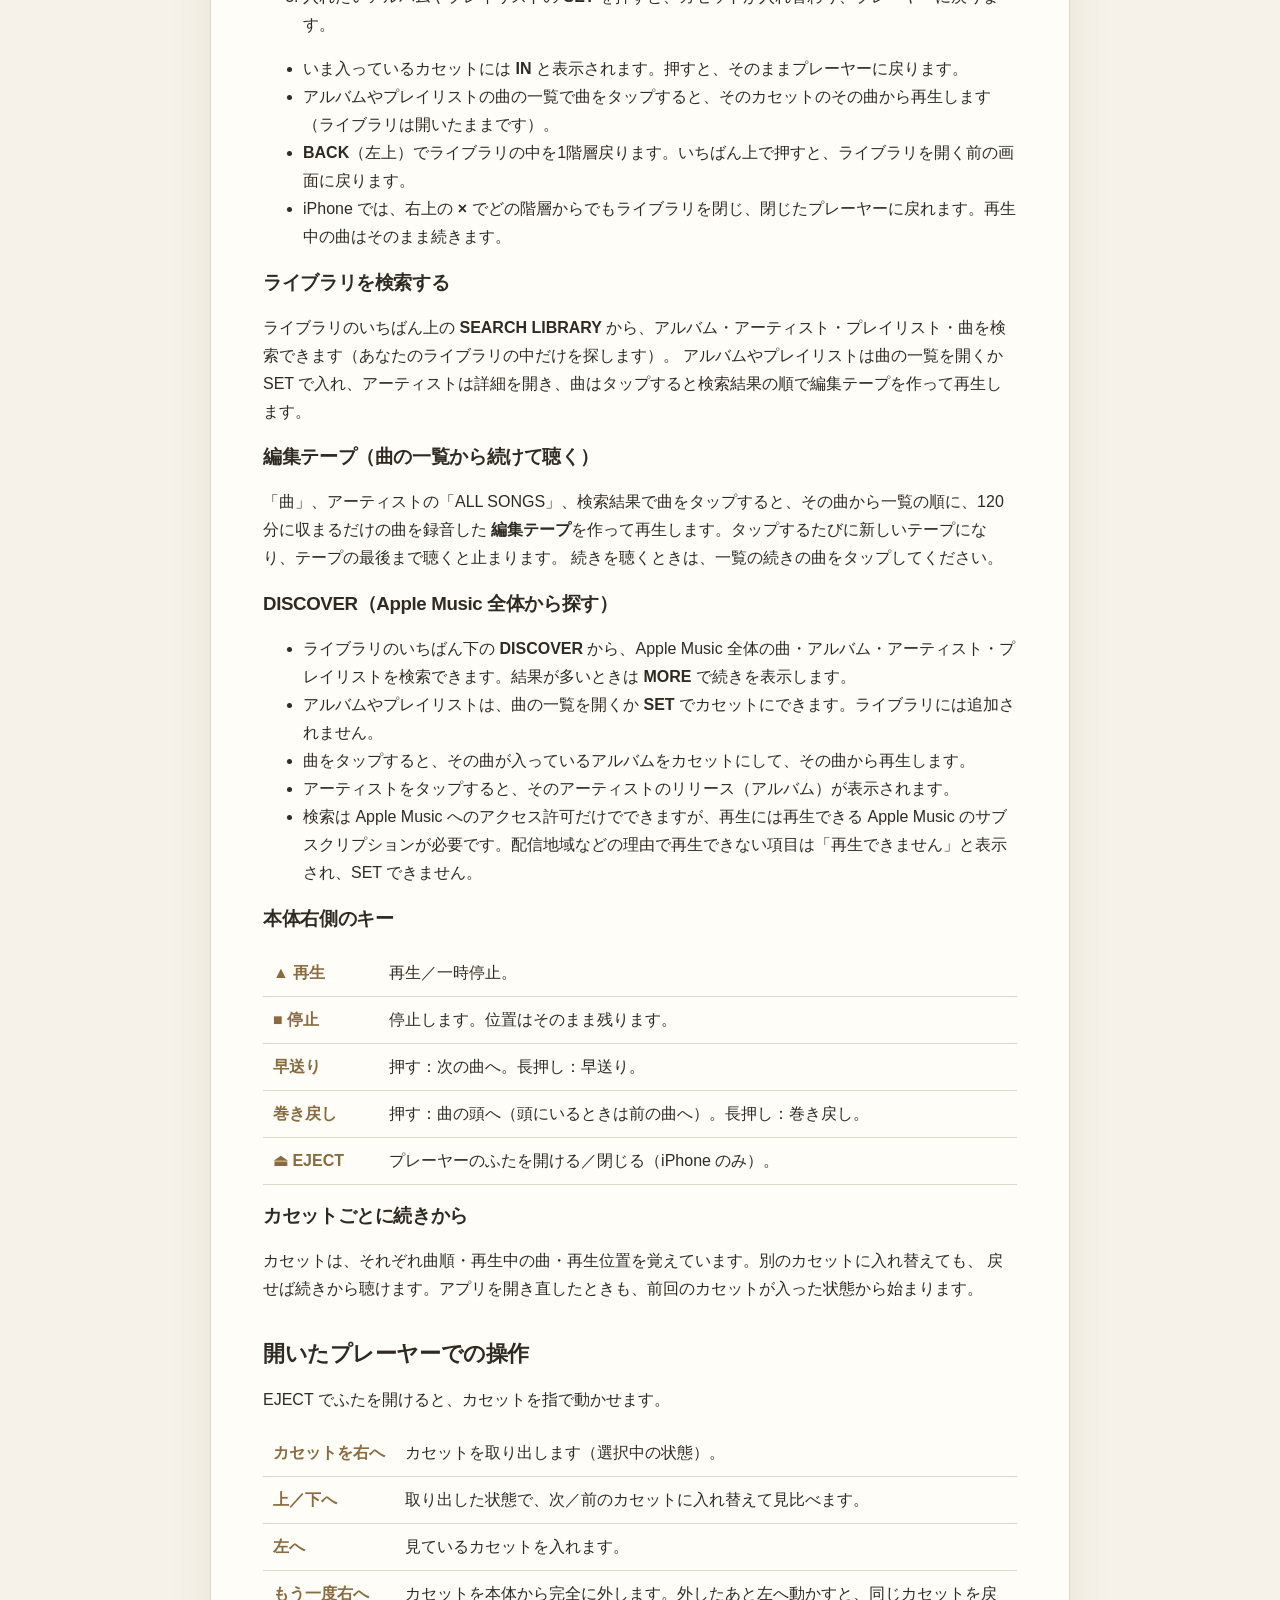
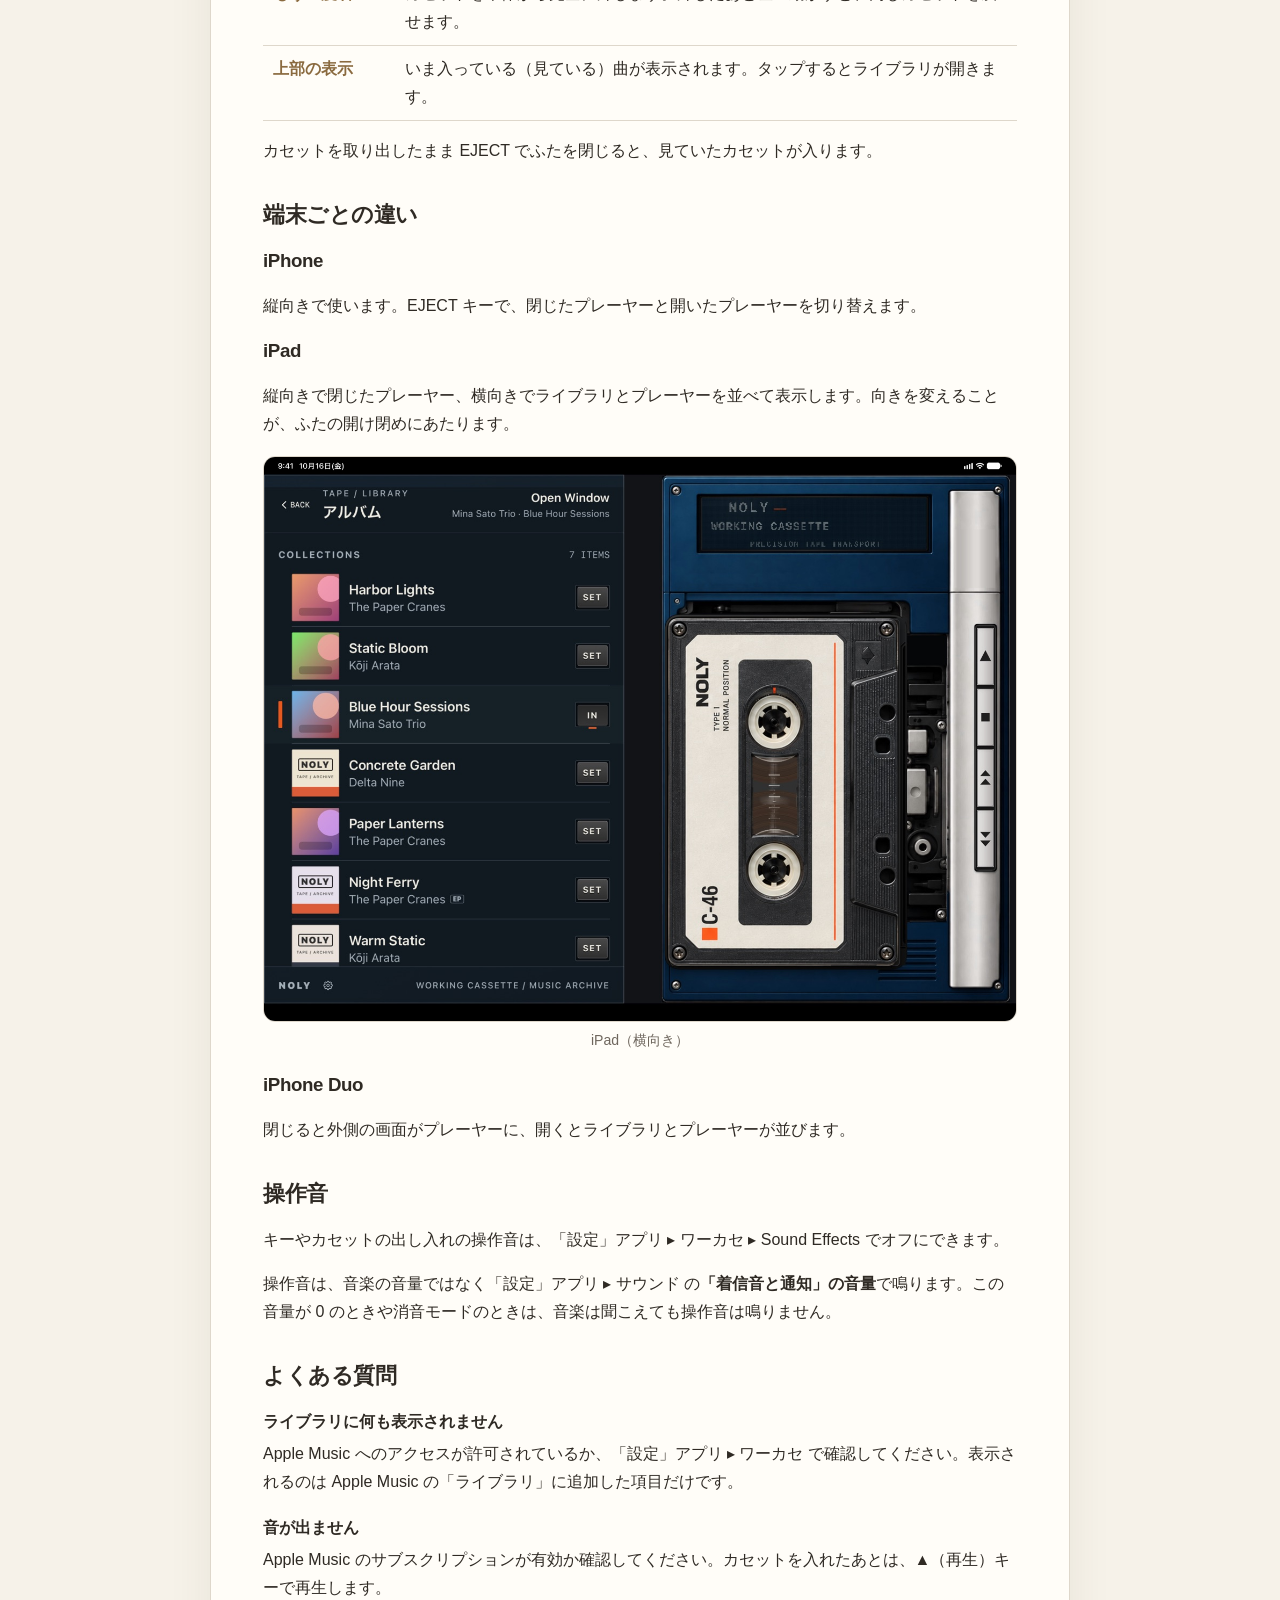
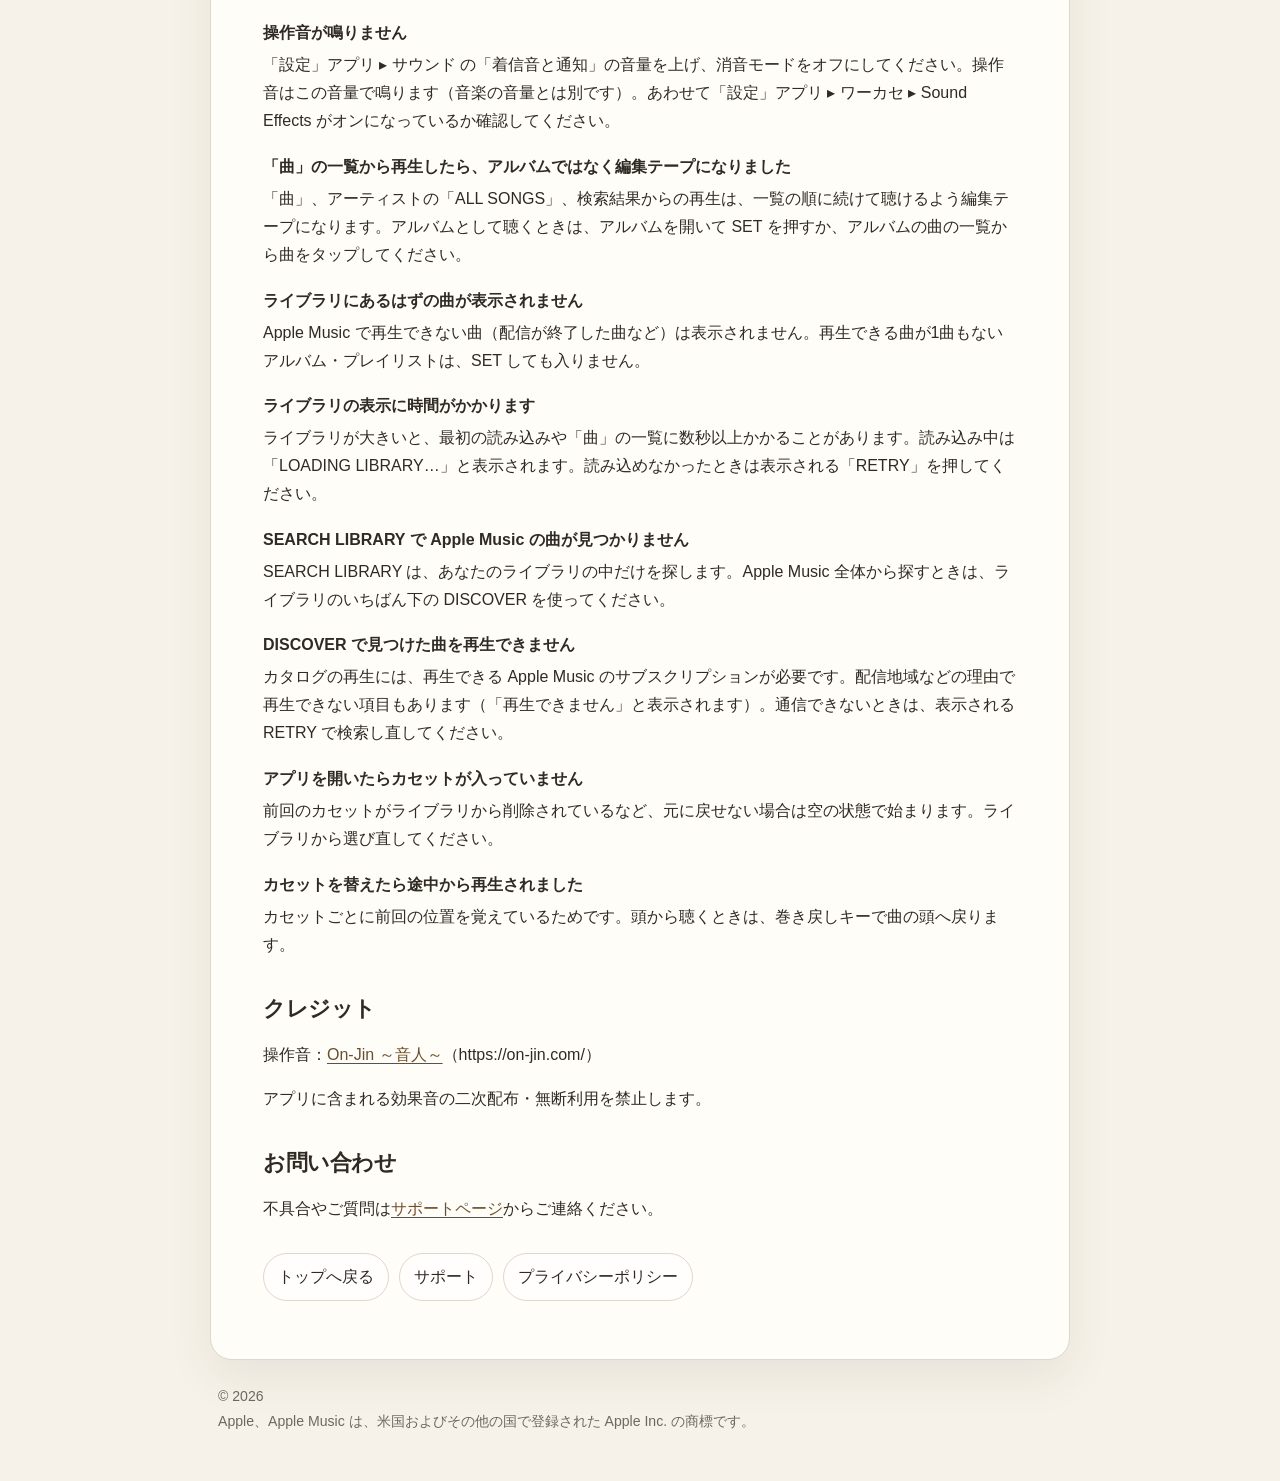
<file: workingman/index.html>
<!doctype html>
<html lang="ja">
<head>
  <meta charset="utf-8">
  <meta name="viewport" content="width=device-width, initial-scale=1">
  <title>WORKING CASSETTE — 使い方とサポート</title>
  <meta name="description" content="WORKING CASSETTE の使い方、よくある質問、お問い合わせ">
  <link rel="stylesheet" href="../styles.css">
</head>
<body>
  <main>
    <article class="card">
      <p class="eyebrow">WORKING CASSETTE</p>
      <h1>カセットで聴く Apple Music</h1>
      <p class="lead">
        WORKING CASSETTE は、Apple Music のライブラリをカセットテープとして聴く音楽プレーヤーです。
        アルバムやプレイリストが、それぞれ1本のカセットになります。
        ホーム画面と「設定」アプリでは「ワーカセ」と表示されます。
      </p>

      <div class="shots">
        <figure><img src="images/1-closed.jpg" alt="閉じたプレーヤー" loading="lazy"><figcaption>閉じたプレーヤー</figcaption></figure>
        <figure><img src="images/2-open.jpg" alt="開いたプレーヤー" loading="lazy"><figcaption>開いたプレーヤー</figcaption></figure>
        <figure><img src="images/3-library.jpg" alt="ライブラリ" loading="lazy"><figcaption>ライブラリ</figcaption></figure>
      </div>

      <nav>
        <a href="#start">はじめに</a>
        <a href="#basic">基本の操作</a>
        <a href="#open">開いたプレーヤー</a>
        <a href="#devices">端末ごとの違い</a>
        <a href="#faq">よくある質問</a>
        <a href="#contact">お問い合わせ</a>
      </nav>

      <h2 id="start">はじめに</h2>
      <ul>
        <li>ご利用には Apple Music のサブスクリプションが必要です。</li>
        <li>最初に表示される案内から、Apple Music（メディアと Apple Music）へのアクセスを許可してください。</li>
        <li>表示されるのは、Apple Music の「ライブラリ」に追加したアルバム・プレイリスト・曲です。</li>
      </ul>

      <h3 id="scope">ライブラリと DISCOVER</h3>
      <p>
        ALBUMS・ARTISTS・PLAYLISTS・SONGS と SEARCH LIBRARY が扱うのは、Apple Music の「ライブラリ」に追加したアルバム・プレイリスト・曲です。
        ライブラリのいちばん下の <strong>DISCOVER</strong> では、Apple Music 全体（カタログ）から探せます。
      </p>

      <h2 id="basic">基本の操作</h2>
      <h3>カセットを選ぶ</h3>
      <ol>
        <li>閉じたプレーヤーの<strong>カセットの窓</strong>をタップすると、ライブラリが開きます。</li>
        <li>アルバム・アーティスト・プレイリスト・曲から探します。行をタップすると曲の一覧が開きます。</li>
        <li>入れたいアルバムやプレイリストの <strong>SET</strong> を押すと、カセットが入れ替わり、プレーヤーに戻ります。</li>
      </ol>
      <ul>
        <li>いま入っているカセットには <strong>IN</strong> と表示されます。押すと、そのままプレーヤーに戻ります。</li>
        <li>アルバムやプレイリストの曲の一覧で曲をタップすると、そのカセットのその曲から再生します（ライブラリは開いたままです）。</li>
        <li><strong>BACK</strong>（左上）でライブラリの中を1階層戻ります。いちばん上で押すと、ライブラリを開く前の画面に戻ります。</li>
        <li>iPhone では、右上の <strong>×</strong> でどの階層からでもライブラリを閉じ、閉じたプレーヤーに戻れます。再生中の曲はそのまま続きます。</li>
      </ul>

      <h3>ライブラリを検索する</h3>
      <p>
        ライブラリのいちばん上の <strong>SEARCH LIBRARY</strong> から、アルバム・アーティスト・プレイリスト・曲を検索できます（あなたのライブラリの中だけを探します）。
        アルバムやプレイリストは曲の一覧を開くか SET で入れ、アーティストは詳細を開き、曲はタップすると検索結果の順で編集テープを作って再生します。
      </p>

      <h3>編集テープ（曲の一覧から続けて聴く）</h3>
      <p>
        「曲」、アーティストの「ALL SONGS」、検索結果で曲をタップすると、その曲から一覧の順に、120分に収まるだけの曲を録音した
        <strong>編集テープ</strong>を作って再生します。タップするたびに新しいテープになり、テープの最後まで聴くと止まります。
        続きを聴くときは、一覧の続きの曲をタップしてください。
      </p>

      <h3 id="discover">DISCOVER（Apple Music 全体から探す）</h3>
      <ul>
        <li>ライブラリのいちばん下の <strong>DISCOVER</strong> から、Apple Music 全体の曲・アルバム・アーティスト・プレイリストを検索できます。結果が多いときは <strong>MORE</strong> で続きを表示します。</li>
        <li>アルバムやプレイリストは、曲の一覧を開くか <strong>SET</strong> でカセットにできます。ライブラリには追加されません。</li>
        <li>曲をタップすると、その曲が入っているアルバムをカセットにして、その曲から再生します。</li>
        <li>アーティストをタップすると、そのアーティストのリリース（アルバム）が表示されます。</li>
        <li>検索は Apple Music へのアクセス許可だけでできますが、再生には再生できる Apple Music のサブスクリプションが必要です。配信地域などの理由で再生できない項目は「再生できません」と表示され、SET できません。</li>
      </ul>

      <h3>本体右側のキー</h3>
      <table class="keys">
        <tr><th>▲ 再生</th><td>再生／一時停止。</td></tr>
        <tr><th>■ 停止</th><td>停止します。位置はそのまま残ります。</td></tr>
        <tr><th>早送り</th><td>押す：次の曲へ。長押し：早送り。</td></tr>
        <tr><th>巻き戻し</th><td>押す：曲の頭へ（頭にいるときは前の曲へ）。長押し：巻き戻し。</td></tr>
        <tr><th>⏏ EJECT</th><td>プレーヤーのふたを開ける／閉じる（iPhone のみ）。</td></tr>
      </table>

      <h3>カセットごとに続きから</h3>
      <p>
        カセットは、それぞれ曲順・再生中の曲・再生位置を覚えています。別のカセットに入れ替えても、
        戻せば続きから聴けます。アプリを開き直したときも、前回のカセットが入った状態から始まります。
      </p>

      <h2 id="open">開いたプレーヤーでの操作</h2>
      <p>EJECT でふたを開けると、カセットを指で動かせます。</p>
      <table class="keys">
        <tr><th>カセットを右へ</th><td>カセットを取り出します（選択中の状態）。</td></tr>
        <tr><th>上／下へ</th><td>取り出した状態で、次／前のカセットに入れ替えて見比べます。</td></tr>
        <tr><th>左へ</th><td>見ているカセットを入れます。</td></tr>
        <tr><th>もう一度右へ</th><td>カセットを本体から完全に外します。外したあと左へ動かすと、同じカセットを戻せます。</td></tr>
        <tr><th>上部の表示</th><td>いま入っている（見ている）曲が表示されます。タップするとライブラリが開きます。</td></tr>
      </table>
      <p>カセットを取り出したまま EJECT でふたを閉じると、見ていたカセットが入ります。</p>

      <h2 id="devices">端末ごとの違い</h2>
      <h3>iPhone</h3>
      <p>縦向きで使います。EJECT キーで、閉じたプレーヤーと開いたプレーヤーを切り替えます。</p>
      <h3>iPad</h3>
      <p>縦向きで閉じたプレーヤー、横向きでライブラリとプレーヤーを並べて表示します。向きを変えることが、ふたの開け閉めにあたります。</p>
      <figure class="wide"><img src="images/ipad-landscape.jpg" alt="iPad 横向き：ライブラリとプレーヤー" loading="lazy"><figcaption>iPad（横向き）</figcaption></figure>
      <h3>iPhone Duo</h3>
      <p>閉じると外側の画面がプレーヤーに、開くとライブラリとプレーヤーが並びます。</p>

      <h2>操作音</h2>
      <p>キーやカセットの出し入れの操作音は、「設定」アプリ ▸ ワーカセ ▸ Sound Effects でオフにできます。</p>
      <p>操作音は、音楽の音量ではなく「設定」アプリ ▸ サウンド の<strong>「着信音と通知」の音量</strong>で鳴ります。この音量が 0 のときや消音モードのときは、音楽は聞こえても操作音は鳴りません。</p>

      <h2 id="faq">よくある質問</h2>
      <dl class="faq">
        <dt>ライブラリに何も表示されません</dt>
        <dd>Apple Music へのアクセスが許可されているか、「設定」アプリ ▸ ワーカセ で確認してください。表示されるのは Apple Music の「ライブラリ」に追加した項目だけです。</dd>
        <dt>音が出ません</dt>
        <dd>Apple Music のサブスクリプションが有効か確認してください。カセットを入れたあとは、▲（再生）キーで再生します。</dd>
        <dt>操作音が鳴りません</dt>
        <dd>「設定」アプリ ▸ サウンド の「着信音と通知」の音量を上げ、消音モードをオフにしてください。操作音はこの音量で鳴ります（音楽の音量とは別です）。あわせて「設定」アプリ ▸ ワーカセ ▸ Sound Effects がオンになっているか確認してください。</dd>
        <dt>「曲」の一覧から再生したら、アルバムではなく編集テープになりました</dt>
        <dd>「曲」、アーティストの「ALL SONGS」、検索結果からの再生は、一覧の順に続けて聴けるよう編集テープになります。アルバムとして聴くときは、アルバムを開いて SET を押すか、アルバムの曲の一覧から曲をタップしてください。</dd>
        <dt>ライブラリにあるはずの曲が表示されません</dt>
        <dd>Apple Music で再生できない曲（配信が終了した曲など）は表示されません。再生できる曲が1曲もないアルバム・プレイリストは、SET しても入りません。</dd>
        <dt>ライブラリの表示に時間がかかります</dt>
        <dd>ライブラリが大きいと、最初の読み込みや「曲」の一覧に数秒以上かかることがあります。読み込み中は「LOADING LIBRARY…」と表示されます。読み込めなかったときは表示される「RETRY」を押してください。</dd>
        <dt>SEARCH LIBRARY で Apple Music の曲が見つかりません</dt>
        <dd>SEARCH LIBRARY は、あなたのライブラリの中だけを探します。Apple Music 全体から探すときは、ライブラリのいちばん下の DISCOVER を使ってください。</dd>
        <dt>DISCOVER で見つけた曲を再生できません</dt>
        <dd>カタログの再生には、再生できる Apple Music のサブスクリプションが必要です。配信地域などの理由で再生できない項目もあります（「再生できません」と表示されます）。通信できないときは、表示される RETRY で検索し直してください。</dd>
        <dt>アプリを開いたらカセットが入っていません</dt>
        <dd>前回のカセットがライブラリから削除されているなど、元に戻せない場合は空の状態で始まります。ライブラリから選び直してください。</dd>
        <dt>カセットを替えたら途中から再生されました</dt>
        <dd>カセットごとに前回の位置を覚えているためです。頭から聴くときは、巻き戻しキーで曲の頭へ戻ります。</dd>
      </dl>

      <h2 id="credits">クレジット</h2>
      <p>操作音：<a href="https://on-jin.com/">On-Jin ～音人～</a>（https://on-jin.com/）</p>
      <p>アプリに含まれる効果音の二次配布・無断利用を禁止します。</p>

      <h2 id="contact">お問い合わせ</h2>
      <p>不具合やご質問は<a href="../support.html#workingman">サポートページ</a>からご連絡ください。</p>

      <nav>
        <a href="../index.html">トップへ戻る</a>
        <a href="../support.html#workingman">サポート</a>
        <a href="../privacy.html#workingman">プライバシーポリシー</a>
      </nav>
    </article>
  </main>
  <footer>© 2026<br>Apple、Apple Music は、米国およびその他の国で登録された Apple Inc. の商標です。</footer>
</body>
</html>
</file>
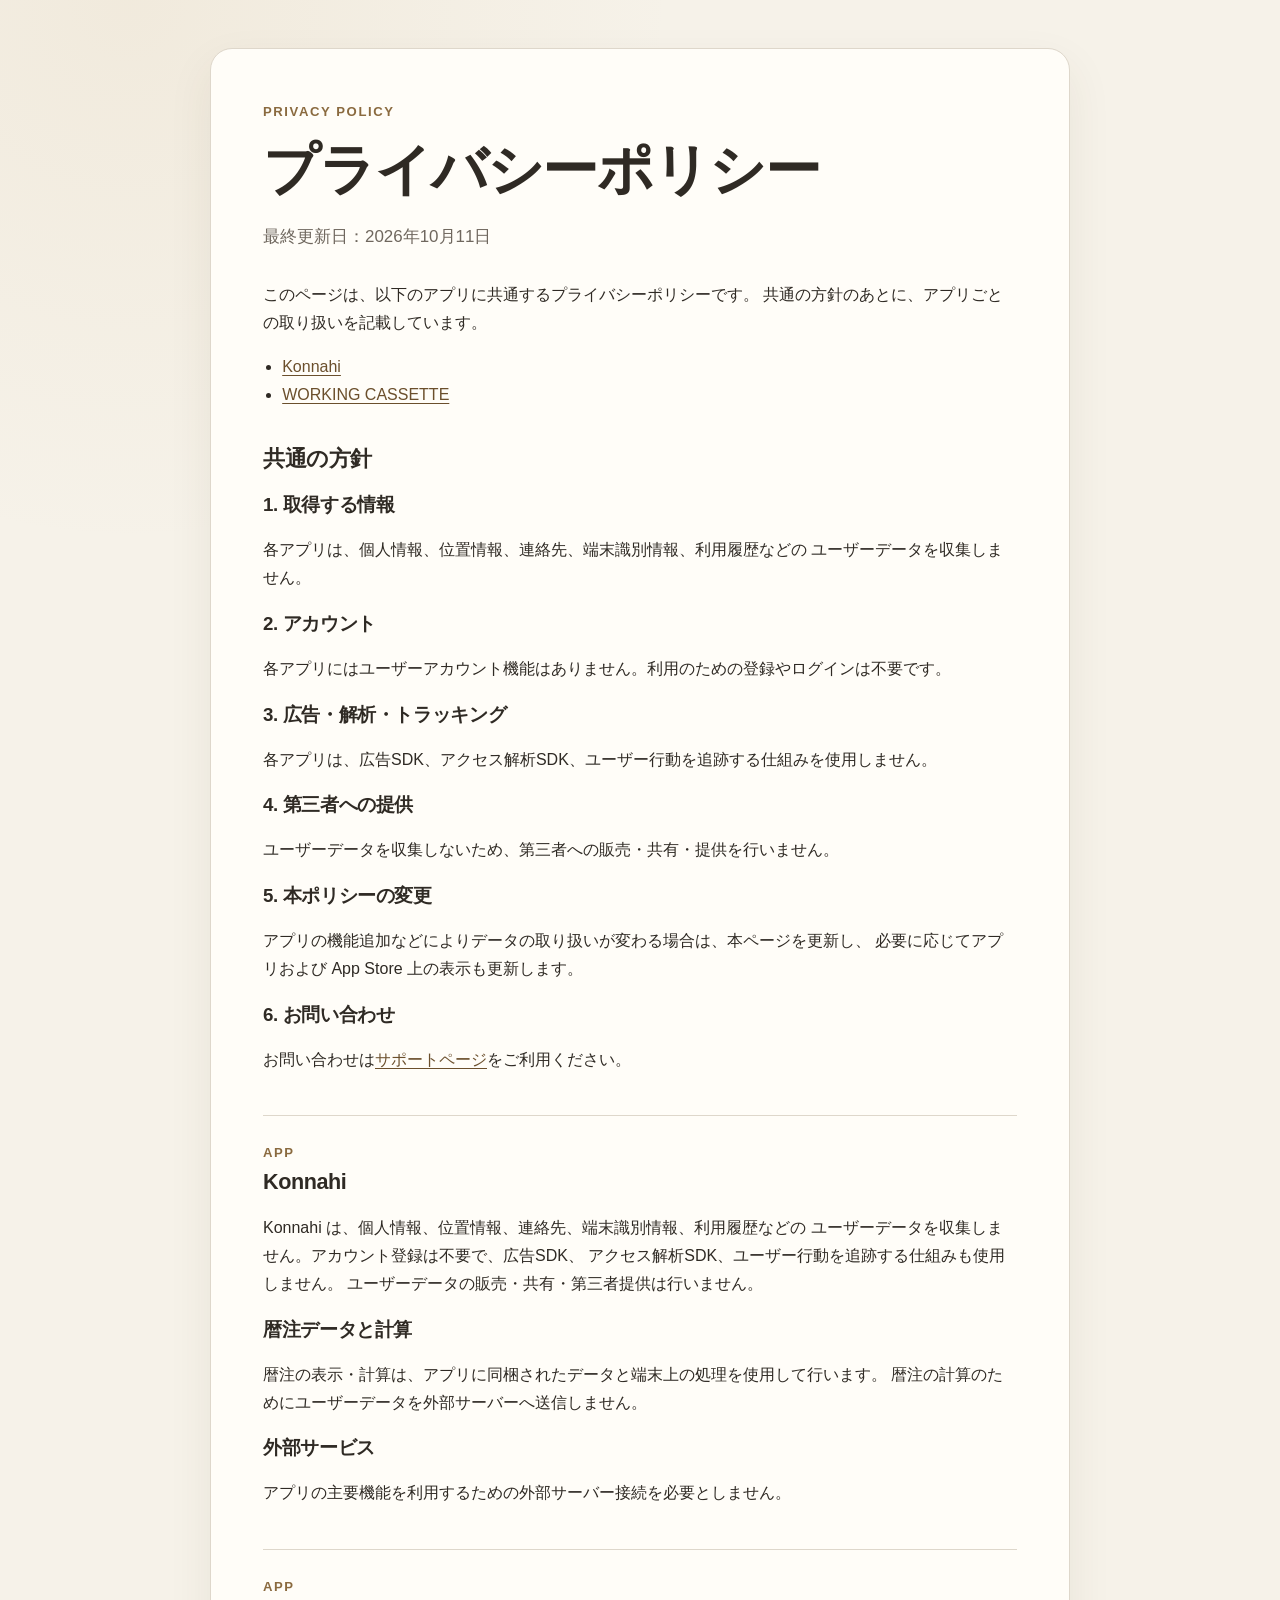
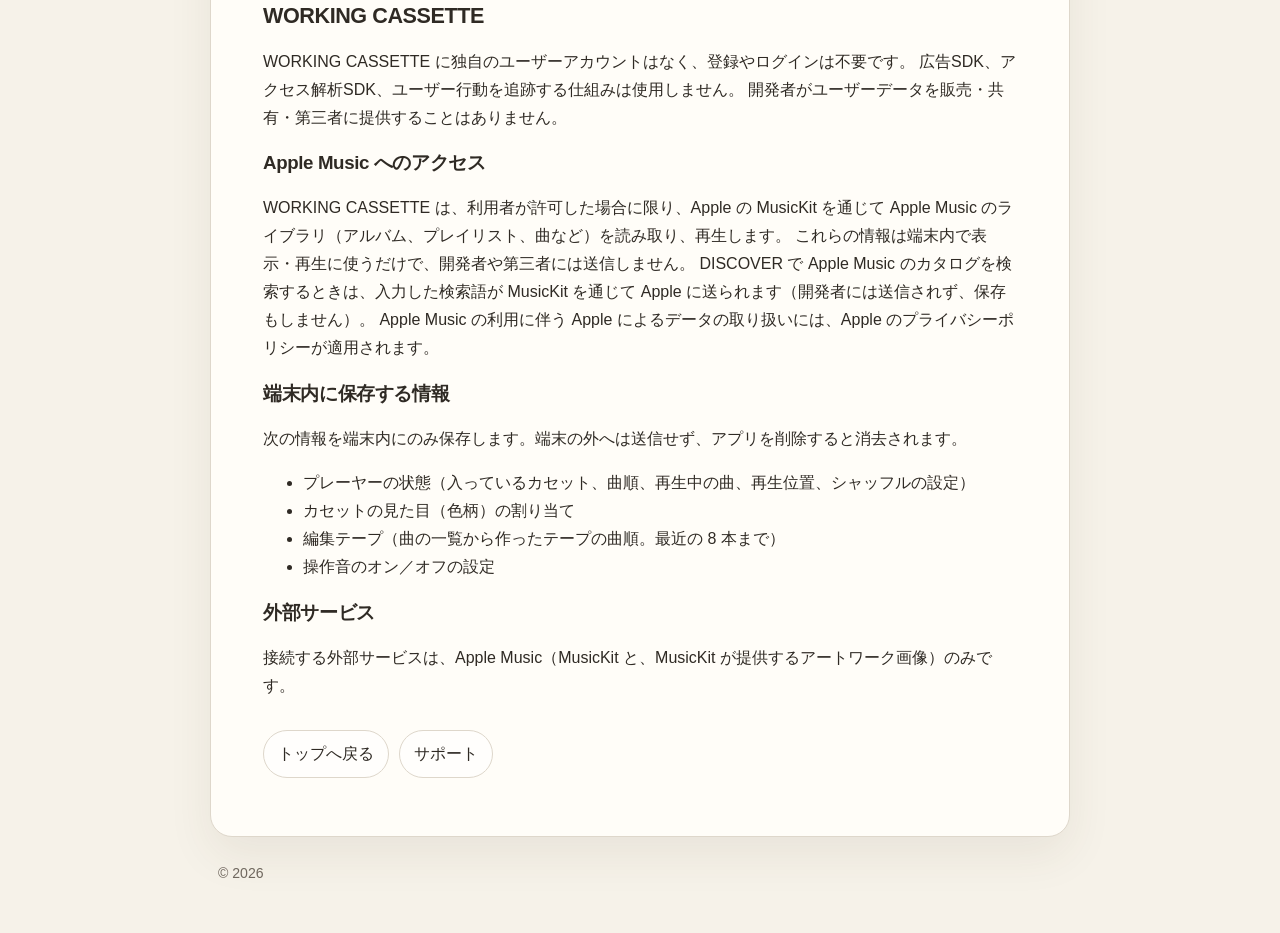
<file: privacy.html>
<!doctype html>
<html lang="ja">
<head>
  <meta charset="utf-8">
  <meta name="viewport" content="width=device-width, initial-scale=1">
  <title>プライバシーポリシー</title>
  <meta name="description" content="Konnahi・WORKING CASSETTE のプライバシーポリシー">
  <link rel="stylesheet" href="styles.css">
</head>
<body>
  <main>
    <article class="card">
      <p class="eyebrow">Privacy Policy</p>
      <h1>プライバシーポリシー</h1>
      <p class="lead">最終更新日：2026年10月11日</p>

      <p>
        このページは、以下のアプリに共通するプライバシーポリシーです。
        共通の方針のあとに、アプリごとの取り扱いを記載しています。
      </p>
      <ul class="toc">
        <li><a href="#konnahi">Konnahi</a></li>
        <li><a href="#workingman">WORKING CASSETTE</a></li>
      </ul>

      <h2>共通の方針</h2>

      <h3>1. 取得する情報</h3>
      <p>
        各アプリは、個人情報、位置情報、連絡先、端末識別情報、利用履歴などの
        ユーザーデータを収集しません。
      </p>

      <h3>2. アカウント</h3>
      <p>各アプリにはユーザーアカウント機能はありません。利用のための登録やログインは不要です。</p>

      <h3>3. 広告・解析・トラッキング</h3>
      <p>各アプリは、広告SDK、アクセス解析SDK、ユーザー行動を追跡する仕組みを使用しません。</p>

      <h3>4. 第三者への提供</h3>
      <p>ユーザーデータを収集しないため、第三者への販売・共有・提供を行いません。</p>

      <h3>5. 本ポリシーの変更</h3>
      <p>
        アプリの機能追加などによりデータの取り扱いが変わる場合は、本ページを更新し、
        必要に応じてアプリおよび App Store 上の表示も更新します。
      </p>

      <h3>6. お問い合わせ</h3>
      <p>お問い合わせは<a href="support.html">サポートページ</a>をご利用ください。</p>

      <section class="app" id="konnahi">
        <p class="eyebrow">App</p>
        <h2>Konnahi</h2>
        <p>
          Konnahi は、個人情報、位置情報、連絡先、端末識別情報、利用履歴などの
          ユーザーデータを収集しません。アカウント登録は不要で、広告SDK、
          アクセス解析SDK、ユーザー行動を追跡する仕組みも使用しません。
          ユーザーデータの販売・共有・第三者提供は行いません。
        </p>
        <h3>暦注データと計算</h3>
        <p>
          暦注の表示・計算は、アプリに同梱されたデータと端末上の処理を使用して行います。
          暦注の計算のためにユーザーデータを外部サーバーへ送信しません。
        </p>
        <h3>外部サービス</h3>
        <p>アプリの主要機能を利用するための外部サーバー接続を必要としません。</p>
      </section>

      <section class="app" id="workingman">
        <p class="eyebrow">App</p>
        <h2>WORKING CASSETTE</h2>
        <p>
          WORKING CASSETTE に独自のユーザーアカウントはなく、登録やログインは不要です。
          広告SDK、アクセス解析SDK、ユーザー行動を追跡する仕組みは使用しません。
          開発者がユーザーデータを販売・共有・第三者に提供することはありません。
        </p>
        <h3>Apple Music へのアクセス</h3>
        <p>
          WORKING CASSETTE は、利用者が許可した場合に限り、Apple の MusicKit を通じて
          Apple Music のライブラリ（アルバム、プレイリスト、曲など）を読み取り、再生します。
          これらの情報は端末内で表示・再生に使うだけで、開発者や第三者には送信しません。
          DISCOVER で Apple Music のカタログを検索するときは、入力した検索語が MusicKit を通じて Apple に送られます（開発者には送信されず、保存もしません）。
          Apple Music の利用に伴う Apple によるデータの取り扱いには、Apple のプライバシーポリシーが適用されます。
        </p>
        <h3>端末内に保存する情報</h3>
        <p>次の情報を端末内にのみ保存します。端末の外へは送信せず、アプリを削除すると消去されます。</p>
        <ul>
          <li>プレーヤーの状態（入っているカセット、曲順、再生中の曲、再生位置、シャッフルの設定）</li>
          <li>カセットの見た目（色柄）の割り当て</li>
          <li>編集テープ（曲の一覧から作ったテープの曲順。最近の 8 本まで）</li>
          <li>操作音のオン／オフの設定</li>
        </ul>
        <h3>外部サービス</h3>
        <p>接続する外部サービスは、Apple Music（MusicKit と、MusicKit が提供するアートワーク画像）のみです。</p>
      </section>

      <nav>
        <a href="index.html">トップへ戻る</a>
        <a href="support.html">サポート</a>
      </nav>
    </article>
  </main>
  <footer>© 2026</footer>
</body>
</html>
</file>
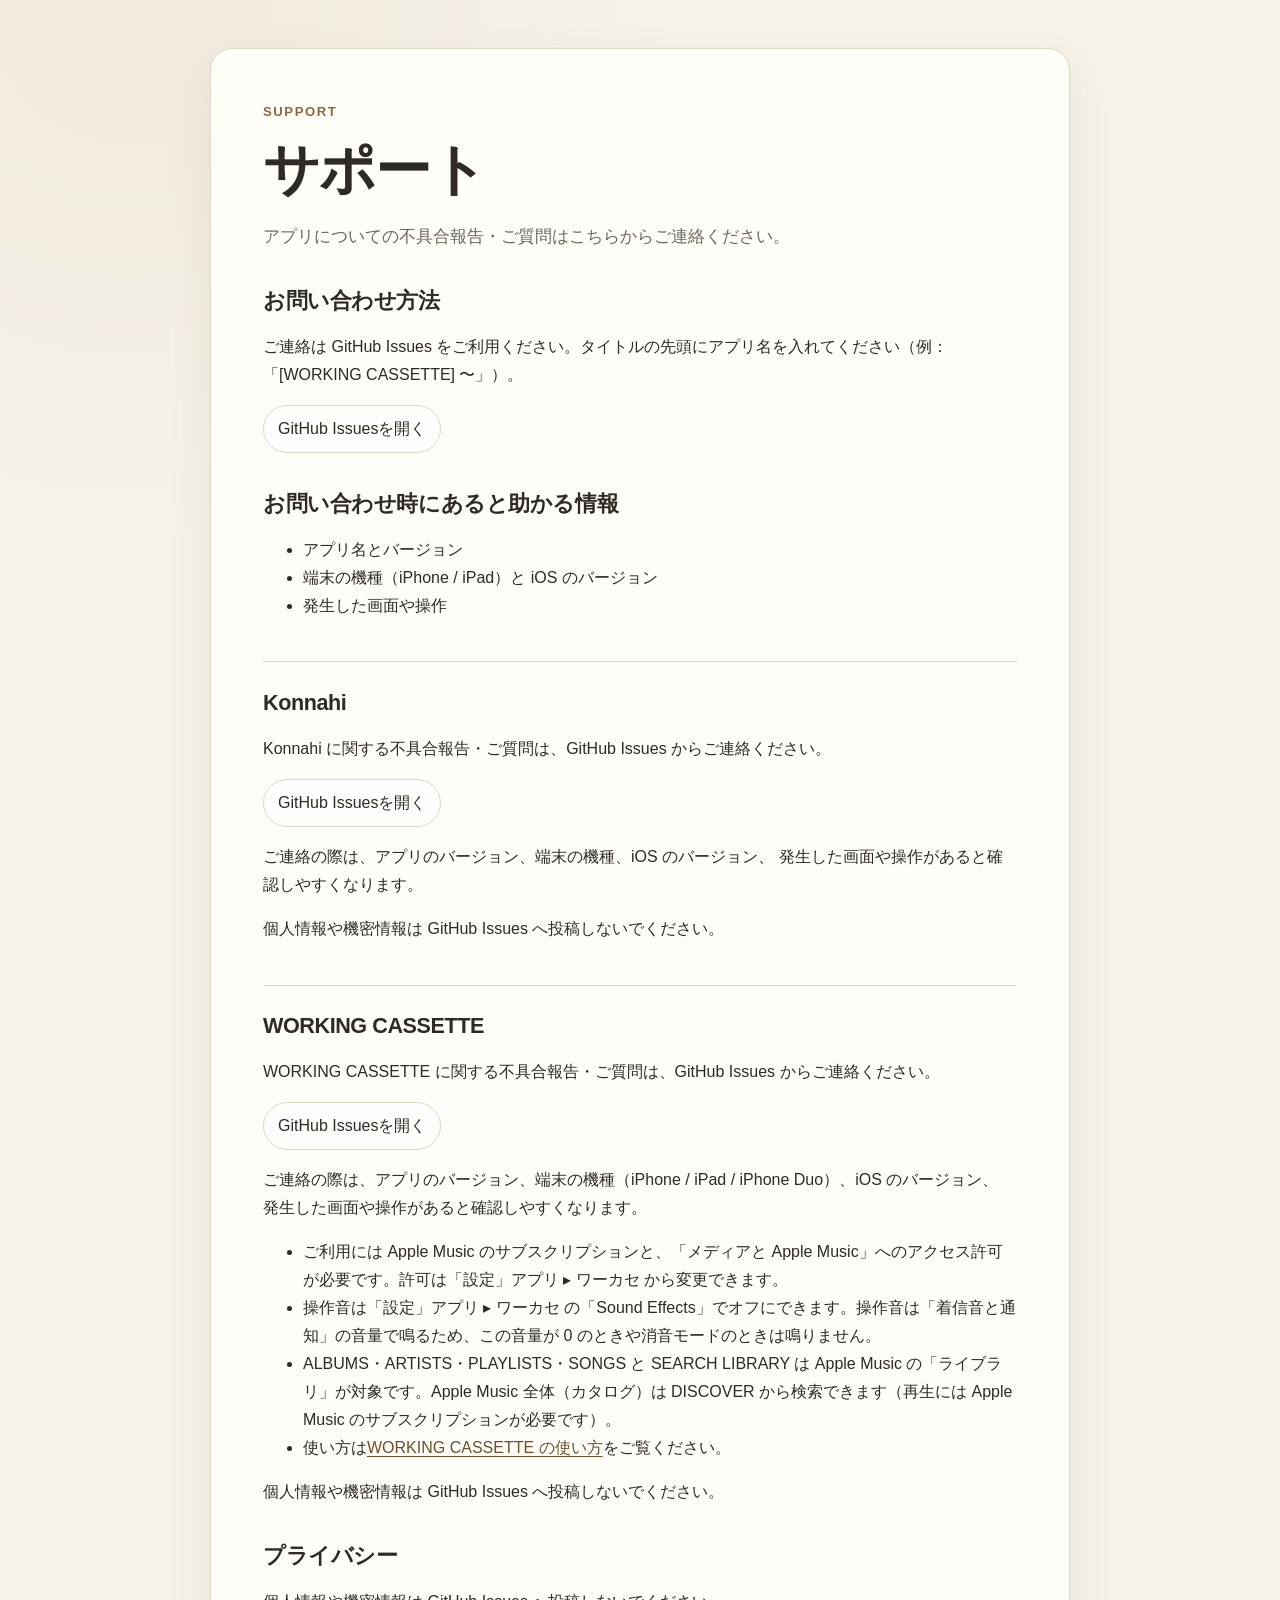
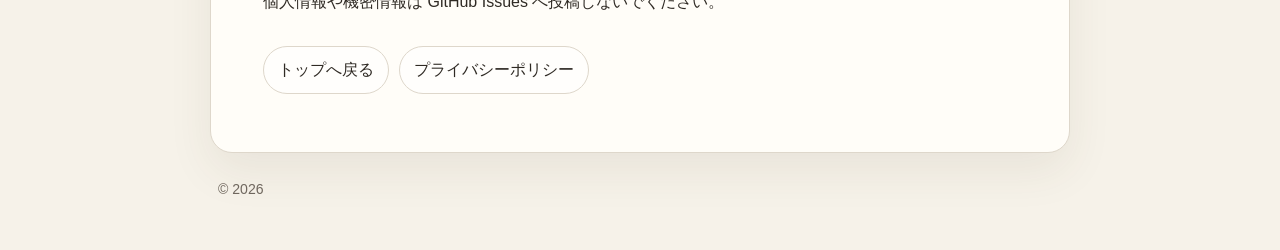
<file: support.html>
<!doctype html>
<html lang="ja">
<head>
  <meta charset="utf-8">
  <meta name="viewport" content="width=device-width, initial-scale=1">
  <title>サポート</title>
  <meta name="description" content="Konnahi・WORKING CASSETTE のサポート情報">
  <link rel="stylesheet" href="styles.css">
</head>
<body>
  <main>
    <article class="card">
      <p class="eyebrow">Support</p>
      <h1>サポート</h1>
      <p class="lead">アプリについての不具合報告・ご質問はこちらからご連絡ください。</p>

      <h2>お問い合わせ方法</h2>
      <p>ご連絡は GitHub Issues をご利用ください。タイトルの先頭にアプリ名を入れてください（例：「[WORKING CASSETTE] 〜」）。</p>
      <p>
        <a class="button" href="https://github.com/iris-noir-works/iris-noir-works.github.io/issues">GitHub Issuesを開く</a>
      </p>

      <h2>お問い合わせ時にあると助かる情報</h2>
      <ul>
        <li>アプリ名とバージョン</li>
        <li>端末の機種（iPhone / iPad）と iOS のバージョン</li>
        <li>発生した画面や操作</li>
      </ul>

      <section class="app" id="konnahi">
        <h2>Konnahi</h2>
        <p>Konnahi に関する不具合報告・ご質問は、GitHub Issues からご連絡ください。</p>
        <p>
          <a class="button" href="https://github.com/iris-noir-works/iris-noir-works.github.io/issues">GitHub Issuesを開く</a>
        </p>
        <p>
          ご連絡の際は、アプリのバージョン、端末の機種、iOS のバージョン、
          発生した画面や操作があると確認しやすくなります。
        </p>
        <p>個人情報や機密情報は GitHub Issues へ投稿しないでください。</p>
      </section>

      <section class="app" id="workingman">
        <h2>WORKING CASSETTE</h2>
        <p>WORKING CASSETTE に関する不具合報告・ご質問は、GitHub Issues からご連絡ください。</p>
        <p>
          <a class="button" href="https://github.com/iris-noir-works/iris-noir-works.github.io/issues">GitHub Issuesを開く</a>
        </p>
        <p>
          ご連絡の際は、アプリのバージョン、端末の機種（iPhone / iPad / iPhone Duo）、iOS のバージョン、
          発生した画面や操作があると確認しやすくなります。
        </p>
        <ul>
          <li>ご利用には Apple Music のサブスクリプションと、「メディアと Apple Music」へのアクセス許可が必要です。許可は「設定」アプリ ▸ ワーカセ から変更できます。</li>
          <li>操作音は「設定」アプリ ▸ ワーカセ の「Sound Effects」でオフにできます。操作音は「着信音と通知」の音量で鳴るため、この音量が 0 のときや消音モードのときは鳴りません。</li>
          <li>ALBUMS・ARTISTS・PLAYLISTS・SONGS と SEARCH LIBRARY は Apple Music の「ライブラリ」が対象です。Apple Music 全体（カタログ）は DISCOVER から検索できます（再生には Apple Music のサブスクリプションが必要です）。</li>
          <li>使い方は<a href="workingman/">WORKING CASSETTE の使い方</a>をご覧ください。</li>
        </ul>
        <p>個人情報や機密情報は GitHub Issues へ投稿しないでください。</p>
      </section>

      <h2>プライバシー</h2>
      <p>個人情報や機密情報は GitHub Issues へ投稿しないでください。</p>

      <nav>
        <a href="index.html">トップへ戻る</a>
        <a href="privacy.html">プライバシーポリシー</a>
      </nav>
    </article>
  </main>
  <footer>© 2026</footer>
</body>
</html>
</file>
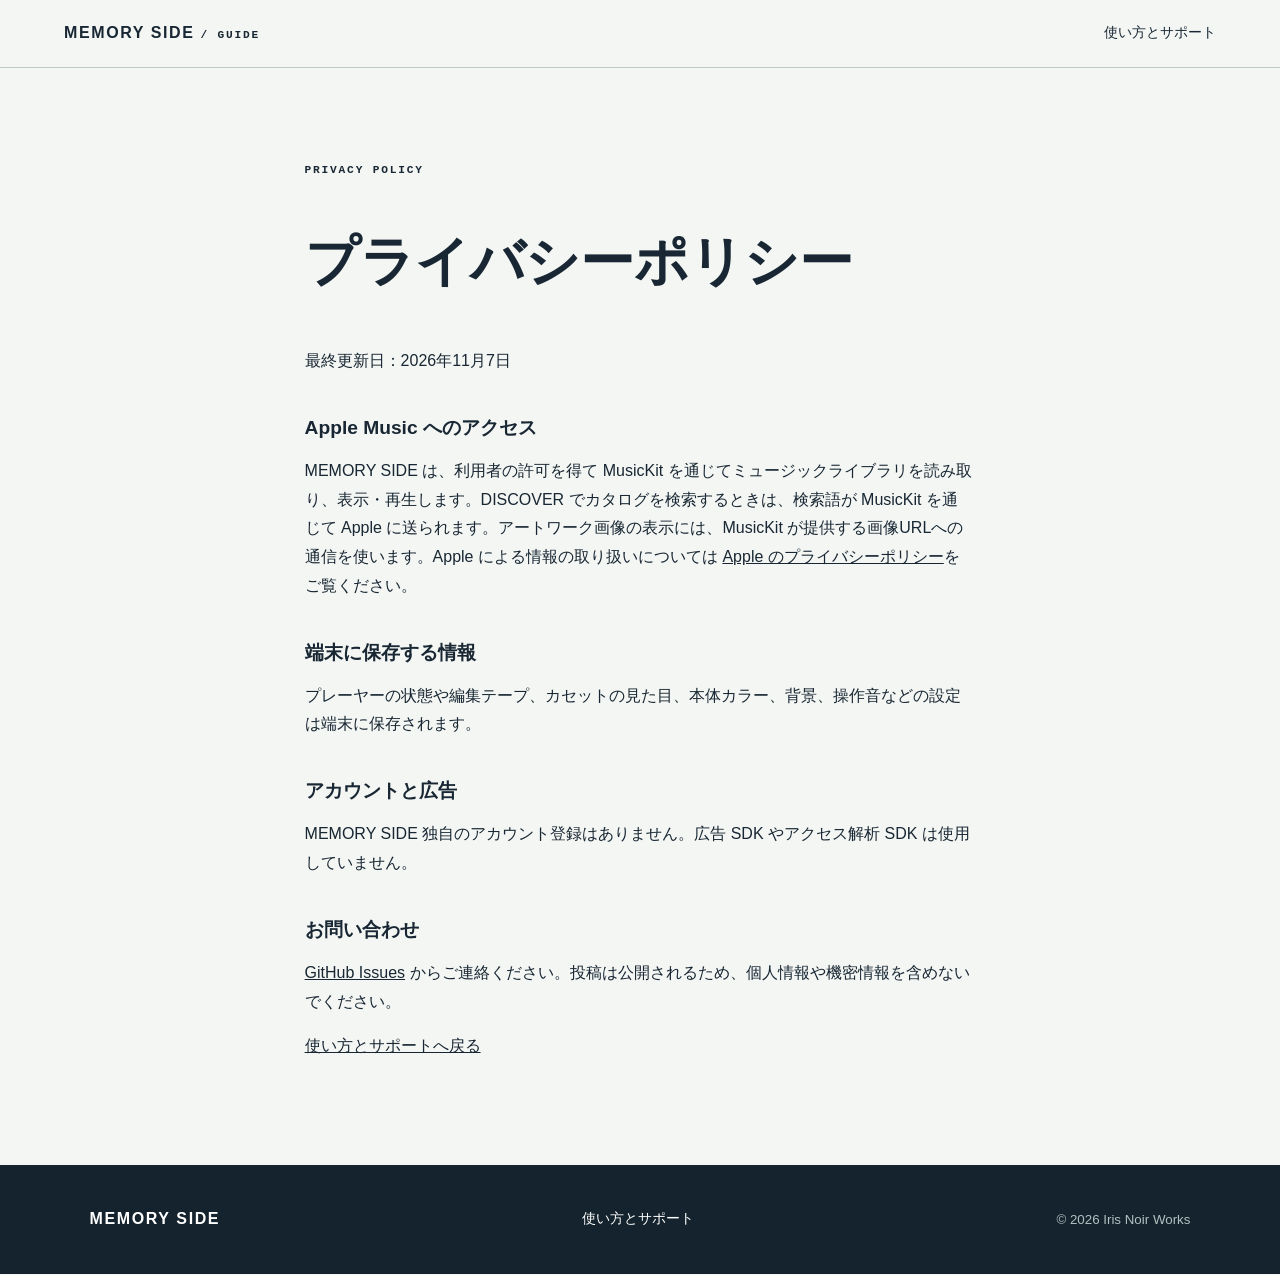
<file: memory-side/privacy.html>
<!doctype html><html lang="ja"><head><meta charset="utf-8"><meta name="viewport" content="width=device-width, initial-scale=1"><title>プライバシーポリシー — MEMORY SIDE</title><link rel="stylesheet" href="style.css"></head><body><header class="mast"><a class="brand" href="./">MEMORY SIDE <span> / GUIDE</span></a><nav><a href="./">使い方とサポート</a></nav></header><main class="section legal"><p class="eyebrow">PRIVACY POLICY</p><h1>プライバシーポリシー</h1><p>最終更新日：2026年11月7日</p><h2>Apple Music へのアクセス</h2><p>MEMORY SIDE は、利用者の許可を得て MusicKit を通じてミュージックライブラリを読み取り、表示・再生します。DISCOVER でカタログを検索するときは、検索語が MusicKit を通じて Apple に送られます。アートワーク画像の表示には、MusicKit が提供する画像URLへの通信を使います。Apple による情報の取り扱いについては <a href="https://www.apple.com/jp/legal/privacy/">Apple のプライバシーポリシー</a>をご覧ください。</p><h2>端末に保存する情報</h2><p>プレーヤーの状態や編集テープ、カセットの見た目、本体カラー、背景、操作音などの設定は端末に保存されます。</p><h2>アカウントと広告</h2><p>MEMORY SIDE 独自のアカウント登録はありません。広告 SDK やアクセス解析 SDK は使用していません。</p><h2>お問い合わせ</h2><p><a href="https://github.com/iris-noir-works/iris-noir-works.github.io/issues">GitHub Issues</a> からご連絡ください。投稿は公開されるため、個人情報や機密情報を含めないでください。</p><p><a href="./">使い方とサポートへ戻る</a></p></main><footer><span>MEMORY SIDE</span><nav><a href="./">使い方とサポート</a></nav><small>© 2026 Iris Noir Works</small></footer></body></html>
</file>
<file: styles.css>
:root {
  --bg: #f6f2e9;
  --paper: #fffdf8;
  --ink: #2f2a24;
  --muted: #6f675e;
  --line: #ded7cb;
  --accent: #8a6a3f;
  --shadow: 0 18px 45px rgba(72, 58, 38, 0.08);
}

* { box-sizing: border-box; }

html { scroll-behavior: smooth; }

body {
  margin: 0;
  background:
    radial-gradient(circle at 10% 0%, rgba(196, 164, 111, 0.10), transparent 34rem),
    var(--bg);
  color: var(--ink);
  font-family: -apple-system, BlinkMacSystemFont, "Hiragino Sans", "Yu Gothic", "Noto Sans JP",
               "Segoe UI", sans-serif;
  line-height: 1.75;
}

main {
  width: min(860px, calc(100% - 32px));
  margin: 48px auto;
}

.card {
  background: var(--paper);
  border: 1px solid var(--line);
  border-radius: 22px;
  padding: clamp(24px, 5vw, 52px);
  box-shadow: var(--shadow);
}

.eyebrow {
  margin: 0 0 8px;
  color: var(--accent);
  font-size: 0.82rem;
  font-weight: 700;
  letter-spacing: 0.12em;
  text-transform: uppercase;
}

h1, h2, h3 {
  line-height: 1.35;
  letter-spacing: -0.02em;
}

h1 {
  margin: 0 0 14px;
  font-size: clamp(2rem, 7vw, 3.5rem);
}

h2 {
  margin-top: 2.2rem;
  font-size: 1.35rem;
}

p, li { font-size: 1rem; }

.lead {
  margin: 0 0 30px;
  color: var(--muted);
  font-size: 1.06rem;
}

nav {
  display: flex;
  flex-wrap: wrap;
  gap: 10px;
  margin: 30px 0 6px;
}

a {
  color: #6b4f2c;
  text-underline-offset: 3px;
}

nav a, .button {
  display: inline-block;
  padding: 9px 14px;
  border: 1px solid var(--line);
  border-radius: 999px;
  background: rgba(255,255,255,.65);
  text-decoration: none;
  color: var(--ink);
}

.note {
  margin-top: 28px;
  padding: 16px 18px;
  border-left: 4px solid var(--accent);
  background: rgba(138, 106, 63, .06);
  border-radius: 0 10px 10px 0;
}

small, footer {
  color: var(--muted);
}

footer {
  width: min(860px, calc(100% - 32px));
  margin: -24px auto 48px;
  padding: 0 8px;
  font-size: .88rem;
}
/* Shared site: one policy, a section per app. */
.toc { margin: 8px 0 0; padding-left: 1.2em; }

.app {
  margin-top: 2.6rem;
  padding-top: 1.6rem;
  border-top: 1px solid var(--line);
  scroll-margin-top: 24px;
}

.app h2 { margin-top: 0; }

.app .eyebrow { margin-bottom: 2px; }

.apps {
  display: grid;
  gap: 14px;
  margin: 26px 0 0;
  padding: 0;
  list-style: none;
}

.apps li {
  padding: 16px 18px;
  border: 1px solid var(--line);
  border-radius: 14px;
  background: rgba(255,255,255,.55);
}

.apps h3 { margin: 0 0 4px; font-size: 1.1rem; }

.apps p { margin: 0 0 10px; color: var(--muted); }

.apps nav { margin: 0; }

/* App guide pages */
.shots {
  display: grid;
  grid-template-columns: repeat(auto-fit, minmax(160px, 1fr));
  gap: 14px;
  margin: 18px 0 6px;
}

.shots figure { margin: 0; }

.shots img, .wide img {
  display: block;
  width: 100%;
  height: auto;
  border-radius: 12px;
  border: 1px solid var(--line);
  background: #0b0f14;
}

.shots figcaption, .wide figcaption {
  margin-top: 6px;
  color: var(--muted);
  font-size: .88rem;
  text-align: center;
}

.wide { margin: 18px 0 6px; }

.keys {
  width: 100%;
  border-collapse: collapse;
  margin: 12px 0;
}

.keys th, .keys td {
  padding: 9px 10px;
  border-bottom: 1px solid var(--line);
  text-align: left;
  vertical-align: top;
}

.keys th { white-space: nowrap; color: var(--accent); font-weight: 700; }

dl.faq dt { margin-top: 1.1rem; font-weight: 700; }

dl.faq dd { margin: 4px 0 0; }
</file>
<file: memory-side/style.css>
:root{--ink:#182733;--paper:#f4f6f3;--orange:#ed9a23;--muted:#4b6068;--line:#bec9c8}*{box-sizing:border-box}html{scroll-behavior:smooth}body{margin:0;color:var(--ink);background:var(--paper);font-family:-apple-system,BlinkMacSystemFont,"Hiragino Kaku Gothic ProN","Yu Gothic",sans-serif;line-height:1.8}a{color:inherit}a:focus-visible,summary:focus-visible{outline:3px solid #ee9923;outline-offset:4px}.mast{display:flex;justify-content:space-between;align-items:center;gap:1rem;padding:1.2rem max(5vw,24px);border-bottom:1px solid var(--line)}.brand{text-decoration:none;font-weight:900;letter-spacing:.1em}.brand span,.eyebrow{font:700 .7rem ui-monospace,monospace;letter-spacing:.16em}.mast nav,footer nav{display:flex;gap:1.5rem;flex-wrap:wrap}.mast nav a,footer a{font-size:.85rem;text-decoration:none}.mast nav a:hover,footer a:hover{text-decoration:underline}.hero{min-height:520px;padding:5rem max(7vw,24px);display:grid;grid-template-columns:1fr 1fr;align-items:center;gap:3rem;background:#d8e5e4}.hero h1{font-size:clamp(2.4rem,5vw,4.8rem);line-height:1.3;letter-spacing:.03em;margin:.5em 0}.lead{max-width:34rem}.button{display:inline-flex;align-items:center;justify-content:space-between;gap:2rem;padding:.85rem 1.2rem;background:var(--ink);color:white;text-decoration:none;font-weight:700;font-size:.9rem;margin-top:1rem}.button:hover{background:#345364}.hero-mark{border:2px solid var(--ink);padding:2.5rem;background:var(--orange);aspect-ratio:1.6;display:flex;flex-direction:column;justify-content:center;box-shadow:12px 12px 0 #a8bfbe;transform:rotate(-3deg)}.hero-mark span,.hero-mark strong{font:900 clamp(2rem,5vw,5rem)/.95 ui-monospace,monospace;letter-spacing:-.07em}.hero-mark small{font:700 .65rem ui-monospace,monospace;letter-spacing:.18em;margin-top:1.5rem}.section{padding:5.5rem max(7vw,24px);scroll-margin-top:1rem}.section-head{max-width:750px;margin-bottom:2.5rem}.section h2{font-size:clamp(2rem,3.5vw,3rem);line-height:1.3;margin:.3rem 0 1rem}.section h3{font-size:1.15rem}.section p{margin-top:.5rem}.tinted{background:#e3ebea}.dark{background:#1b2e3a;color:#f5f5ed}.dark .eyebrow{color:#ffbb60}.steps,.cards,.devices{display:grid;grid-template-columns:repeat(3,minmax(0,1fr));gap:1.5rem}.steps{list-style:none;counter-reset:step;padding:0}.steps li{counter-increment:step;border-top:2px solid var(--ink);padding-top:1rem}.steps li:before{content:'0' counter(step);display:block;font:700 .8rem ui-monospace,monospace;color:#a65d0a;margin-bottom:1rem}.steps b{font-size:1.15rem}.cards article{border-top:1px solid var(--ink);padding:1rem 1rem 0 0}.devices article{border-top:1px solid #8ea5a7;padding-top:1rem}.prose{max-width:760px}.faq{max-width:850px}.faq details{border-top:1px solid var(--line);padding:1rem 0}.faq details:last-child{border-bottom:1px solid var(--line)}summary{cursor:pointer;font-weight:700}.support{display:flex;align-items:center;justify-content:space-between;gap:2rem;max-width:1000px;margin-top:4rem}.support p{max-width:620px;font-size:.9rem}footer{background:#14232d;color:#fff;padding:2.5rem max(7vw,24px);display:flex;justify-content:space-between;align-items:center;gap:2rem;flex-wrap:wrap}footer>span{font-weight:900;letter-spacing:.1em}footer small{color:#b2c0c1}.legal{max-width:850px;margin:auto}.legal h1{font-size:clamp(2rem,5vw,3.4rem)}.legal h2{margin-top:2.5rem;font-size:1.2rem}.legal p,.legal li{max-width:75ch}@media(max-width:700px){.mast{align-items:flex-start;flex-direction:column}.mast nav{gap:1rem}.hero{grid-template-columns:1fr;padding-top:3rem;gap:2rem}.hero-mark{max-width:420px}.steps,.cards,.devices{grid-template-columns:1fr}.section{padding-top:4rem;padding-bottom:4rem}.support{align-items:flex-start;flex-direction:column;gap:.5rem}}@media(prefers-reduced-motion:reduce){html{scroll-behavior:auto}}

.hero-image{margin:0;justify-self:center;max-width:290px;text-align:center}.hero-image img{display:block;width:100%;height:auto;border-radius:18px;box-shadow:12px 12px 0 #a8bfbe}.hero-image figcaption{font-size:.75rem;margin-top:1rem;color:var(--muted)}

.device-shot{margin:1.5rem 0 0;max-width:280px}.device-shot img{display:block;width:100%;height:auto}.device-shot figcaption{font-size:.75rem;color:#c0d0d0;margin-top:.6rem}

.gallery-section{background:#d8e5e4}.gallery{display:grid;grid-template-columns:repeat(4,minmax(0,1fr));align-items:start;gap:2rem}.gallery figure{margin:0}.gallery img{display:block;width:100%;height:auto;box-shadow:0 6px 18px #14232d30}.gallery figcaption{font-size:.8rem;font-weight:700;margin-top:.65rem}.gallery .wide{grid-column:span 2}@media(max-width:700px){.gallery{grid-template-columns:repeat(2,minmax(0,1fr));gap:1.2rem}.gallery .wide{grid-column:span 2}}

/* Annotated screenshots: outlines are page overlays, not part of the app. */
.library-guide{background:#edf3f1}.entry-guides{display:grid;grid-template-columns:repeat(2,minmax(0,1fr));gap:1.5rem;max-width:1050px}.entry-guide{background:#fff;display:grid;grid-template-columns:1fr minmax(135px,42%);gap:1rem;padding:1.5rem;border-top:4px solid #d98216}.entry-guide h3{line-height:1.4}.guide-label{font:700 .7rem ui-monospace,monospace;letter-spacing:.12em;color:#8b4f0c}.entry-guide figure{margin:0;text-align:center}.annotated-shot{position:relative;line-height:0}.annotated-shot img{display:block;width:100%;height:auto}.entry-guide figcaption{font-size:.75rem;color:var(--muted);margin-top:.5rem}.tap-highlight{position:absolute;border:3px solid #fff46a;box-shadow:0 0 0 2px #6b3b00,0 0 15px #ffca36;border-radius:5px}.tap-highlight span{position:absolute;top:-1.4rem;left:-2px;background:#fff46a;color:#172731;font:900 .7rem ui-monospace,monospace;line-height:1.4;padding:.05rem .35rem}.tap-window{left:16%;top:40.7%;width:34%;height:32.5%}.tap-display{left:11%;top:18.5%;width:66%;height:8.5%}.image-note{font-size:.8rem;color:var(--muted);margin-top:1.5rem}.devices .device-shot{max-width:none}.devices .device-shot img{max-height:370px;width:auto;max-width:100%;object-fit:contain;object-position:left center}.devices .device-shot figcaption{min-height:2em}
@media(max-width:700px){.entry-guides{grid-template-columns:1fr}.entry-guide{grid-template-columns:1fr minmax(125px,40%);padding:1rem}.tap-highlight{border-width:2px}.tap-highlight span{font-size:.6rem}}

.appearance-gallery{background:#e3ebea}.palette-grid{display:grid;grid-template-columns:repeat(5,minmax(0,1fr));gap:1rem}.palette-grid figure{margin:0}.palette-frame{position:relative;overflow:hidden;aspect-ratio:1206/1748;background:#121b20}.palette-frame img{position:absolute;display:block;width:100%;height:auto;top:-24.9%;left:0}.palette-grid figcaption{font-size:.84rem;font-weight:700;margin-top:.65rem}@media(max-width:700px){.palette-grid{grid-template-columns:repeat(2,minmax(0,1fr));gap:1rem}.palette-grid figure:last-child{grid-column:1/-1;max-width:calc(50% - .5rem)}}

.tape-heading{margin-top:5rem;max-width:700px}.tape-grid{display:grid;grid-template-columns:repeat(4,minmax(0,1fr));gap:1rem}.tape-grid figure{margin:0}.tape-frame{position:relative;overflow:hidden;aspect-ratio:2/3;background:#1b2e3a}.tape-frame img{position:absolute;display:block;width:150%;max-width:none;height:auto;left:-3%;top:-75%}.tape-grid figcaption{font:700 .72rem ui-monospace,monospace;letter-spacing:.03em;margin-top:.6rem}@media(max-width:700px){.tape-grid{grid-template-columns:repeat(2,minmax(0,1fr))}}

/* Keep each example beside the action it explains. */
.inline-shot{margin:1.5rem 0 0;max-width:230px}.inline-shot img{display:block;width:100%;height:auto;box-shadow:0 6px 18px #14232d26}.inline-shot figcaption,.gesture-figure figcaption{font-size:.8rem;font-weight:700;margin-top:.65rem}.control-guide{display:grid;grid-template-columns:minmax(0,1fr) minmax(180px,290px);gap:3rem;align-items:start;max-width:1000px}.gesture-steps{padding-left:1.7rem}.gesture-steps li{padding-left:.35rem;margin:.55rem 0}.gesture-figure{margin:0}.gesture-image{position:relative}.gesture-image img{display:block;width:100%;height:auto}.gesture-marker{position:absolute;left:49%;top:47%;transform:translate(-50%,-50%);padding:.25rem .6rem;background:#172731e8;color:#fff46a;border:2px solid #fff46a;border-radius:.35rem;font:900 1rem/1.5 ui-monospace,monospace;text-align:center}.device-list{display:grid;gap:3rem}.device-row{display:grid;grid-template-columns:minmax(0,1fr) minmax(180px,1fr);gap:2rem;border-top:1px solid #8ea5a7;padding-top:1rem}.device-row .device-shot{margin:0;max-width:520px}.device-row .device-shot img{width:100%;max-height:430px;object-fit:contain;object-position:left top}.duo-guide{border-top:1px solid #8ea5a7;padding-top:1rem}.duo-states{display:grid;grid-template-columns:repeat(3,minmax(0,1fr));gap:1.5rem;align-items:start;margin-top:2rem}.duo-states figure{margin:0}.duo-states img{display:block;width:100%;max-height:400px;object-fit:contain;object-position:left top}.duo-states figcaption{font-size:.9rem;margin-top:.75rem}.duo-states strong{color:#ffbb60}.settings-grid{display:grid;grid-template-columns:repeat(2,minmax(0,1fr));gap:2rem;border-top:1px solid var(--ink);margin-top:4rem;padding-top:1rem}@media(max-width:700px){.control-guide{grid-template-columns:1fr;gap:1.5rem}.gesture-figure{max-width:280px}.device-row{grid-template-columns:1fr;gap:1rem}.device-row .device-shot{max-width:360px}.duo-states{grid-template-columns:1fr;gap:2rem}.duo-states img{width:auto;max-width:100%;max-height:420px}.settings-grid{grid-template-columns:1fr;gap:0}}

/* Device guide colors for the light blue-gray background. */
#devices{background:#d8e5e4;color:var(--ink)}
#devices .eyebrow,#devices .duo-states strong{color:#8b4f0c}
#devices .device-shot figcaption{color:var(--muted)}
#devices .device-row,#devices .duo-guide{border-color:#667d7e}
</file>
